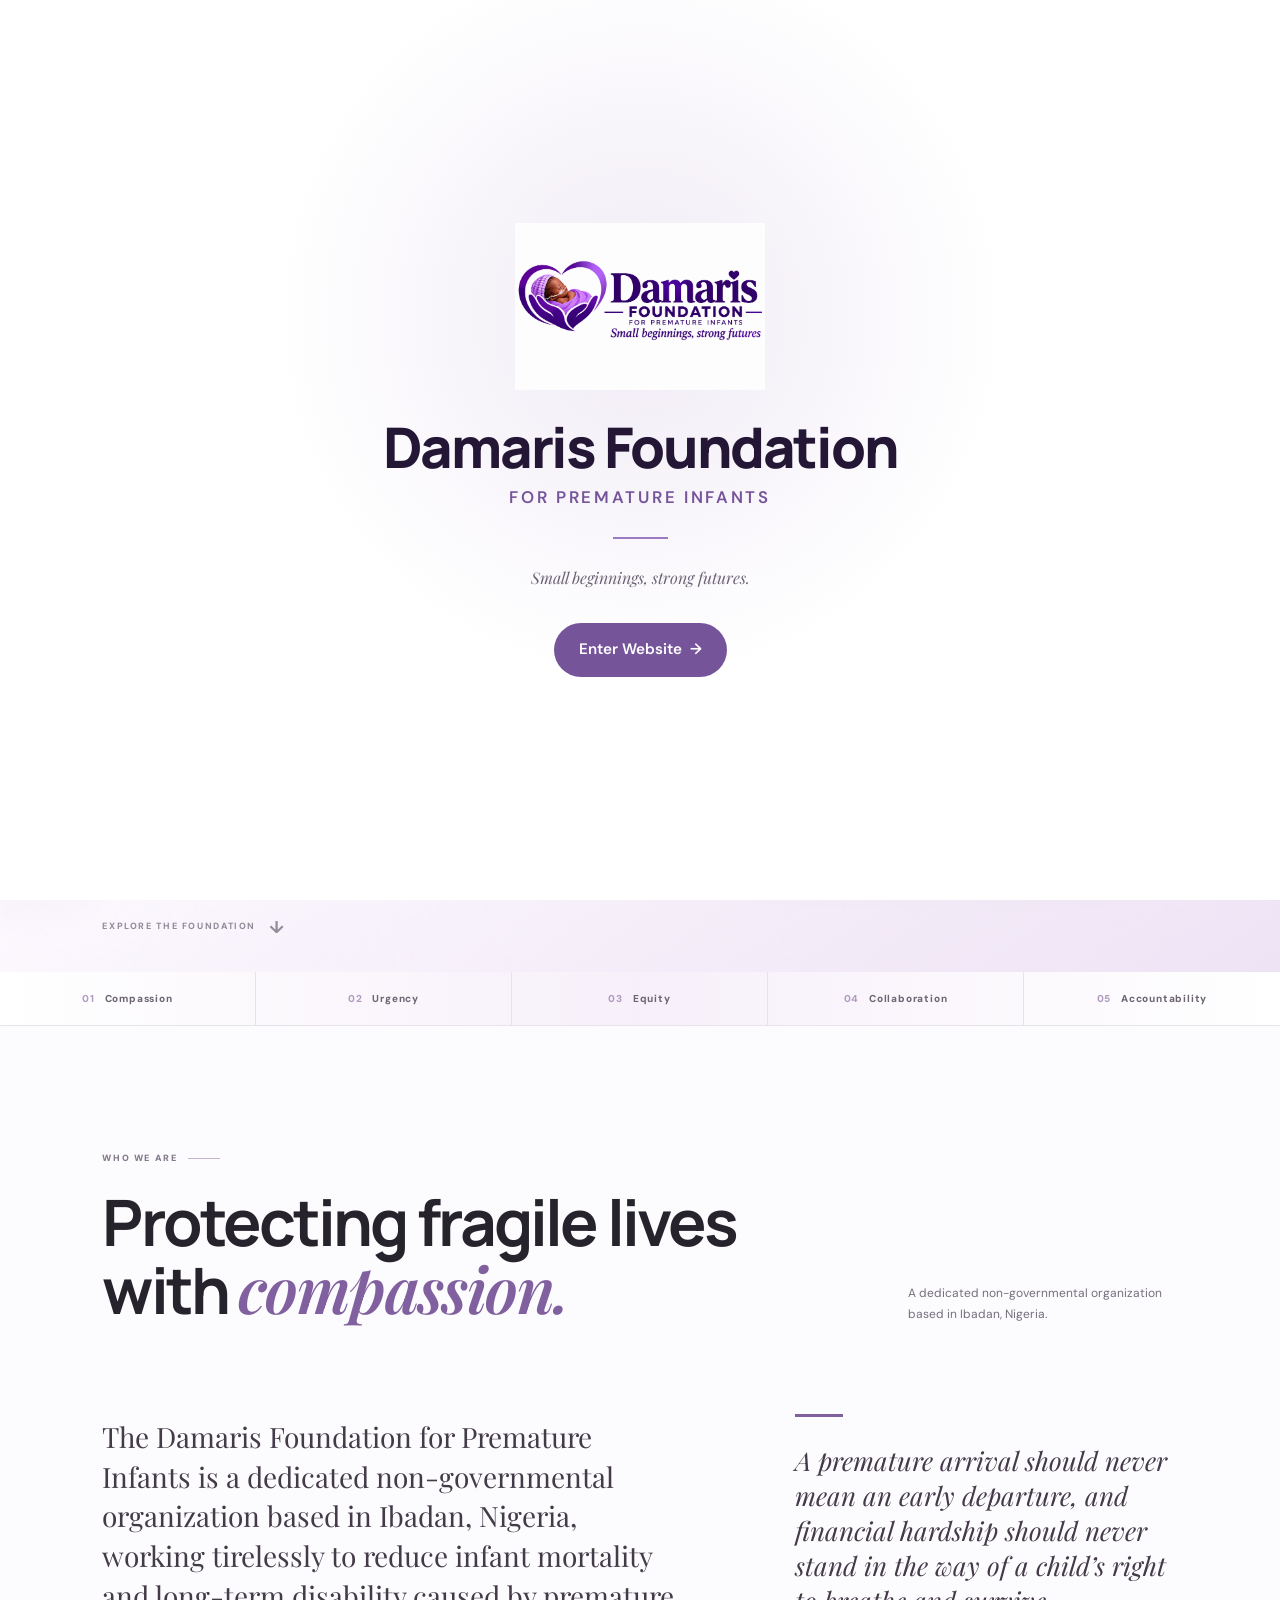
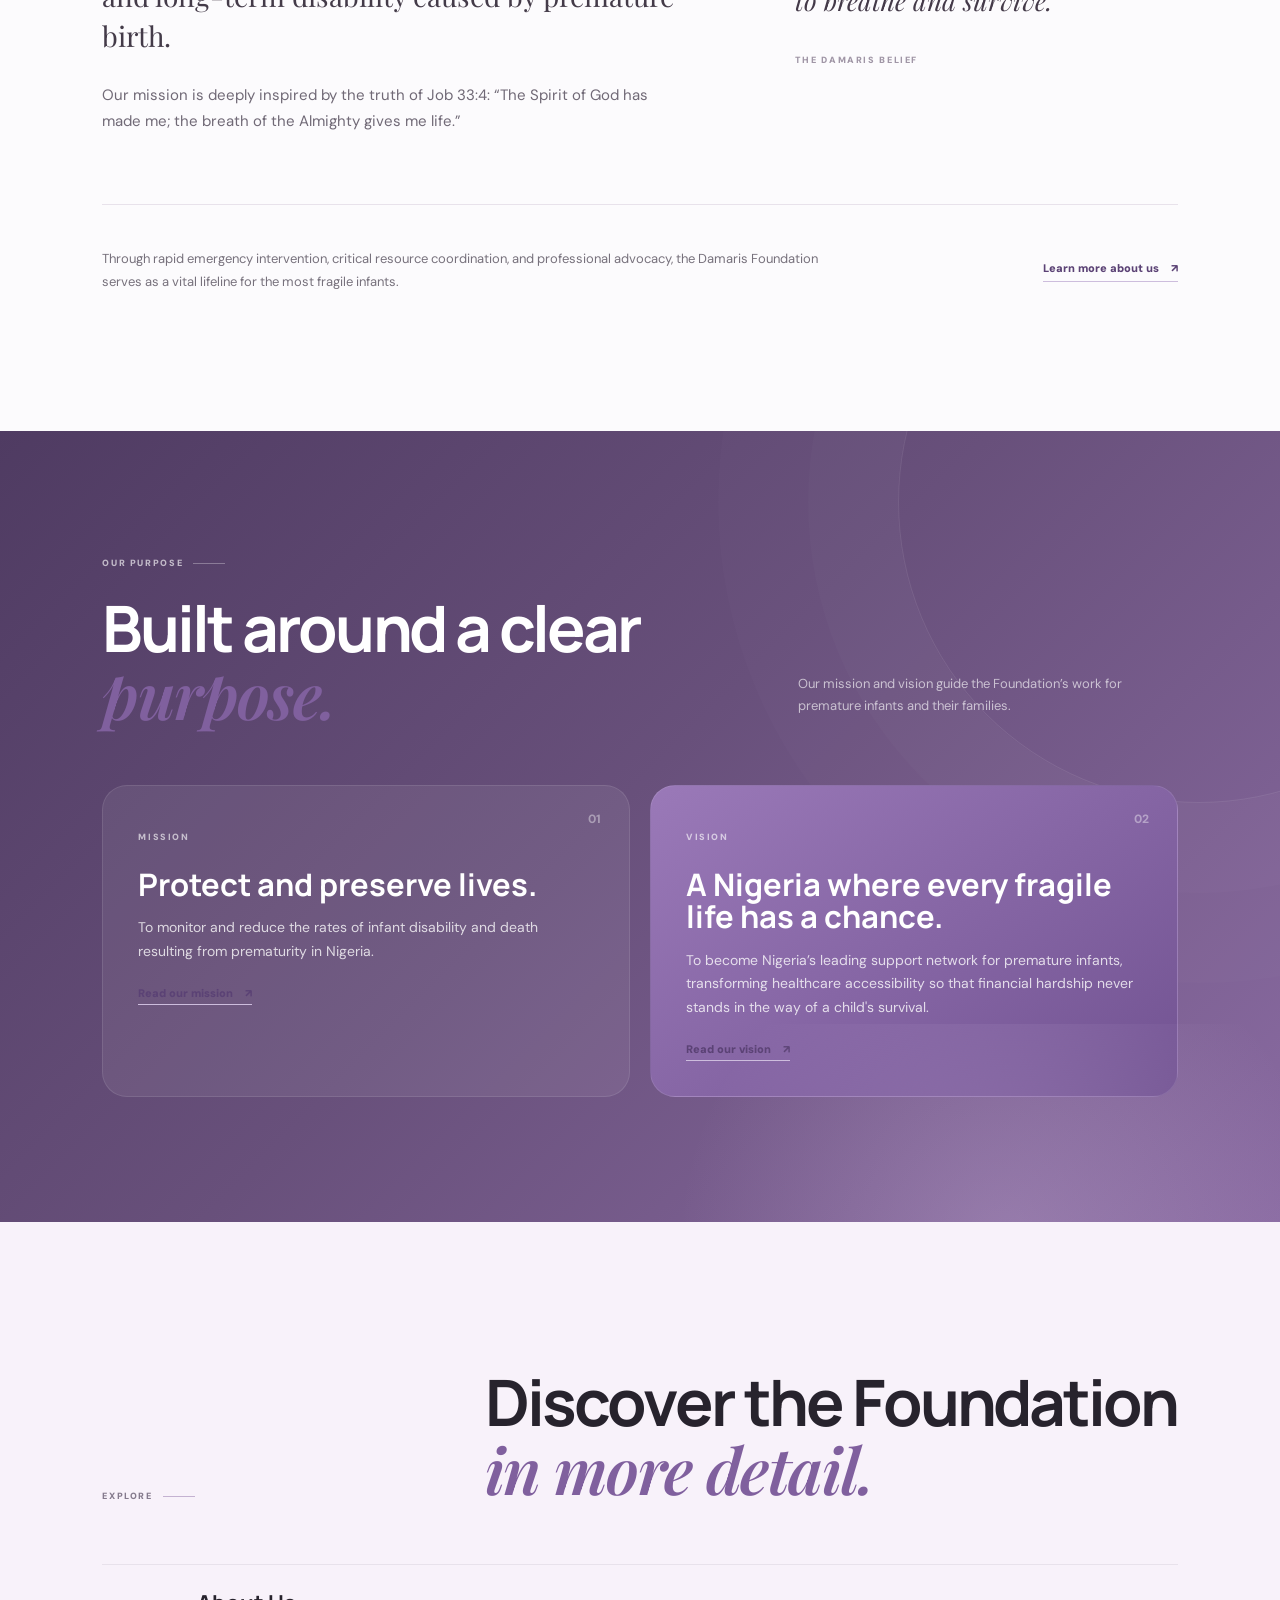
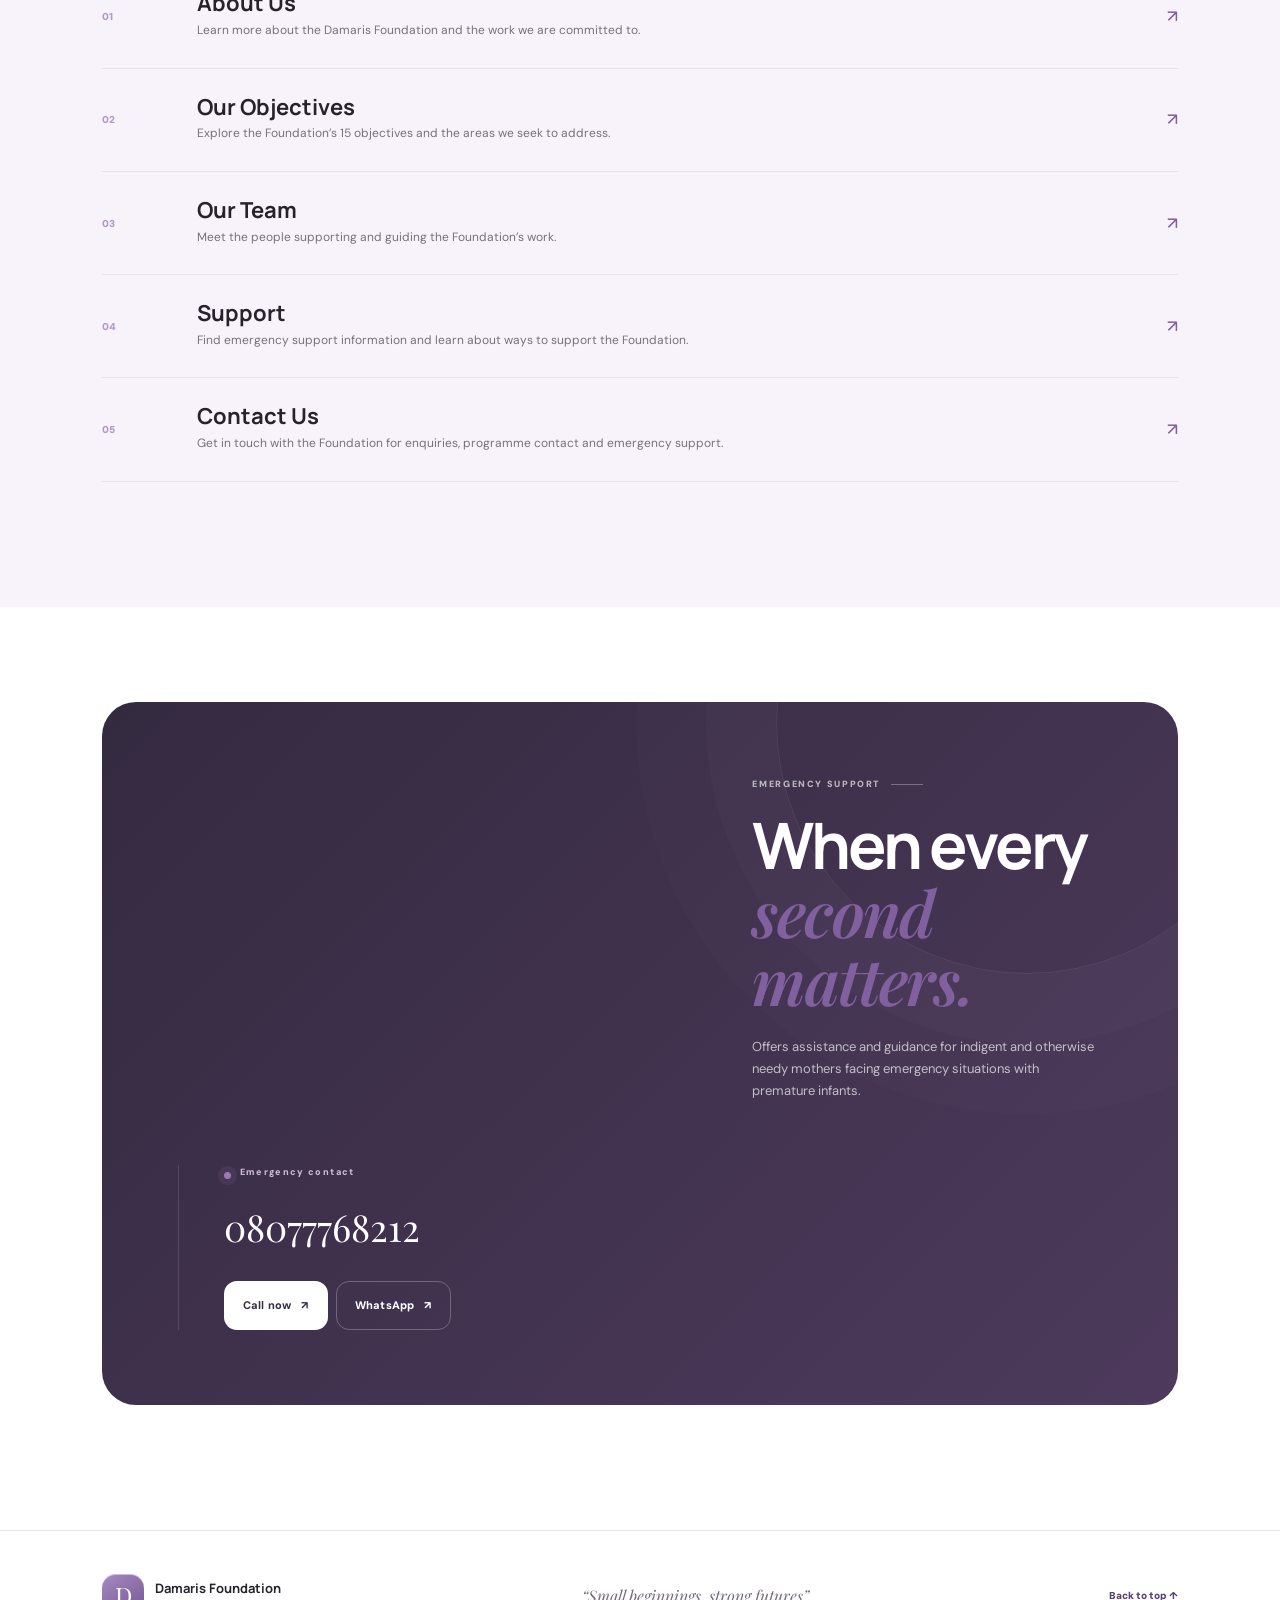
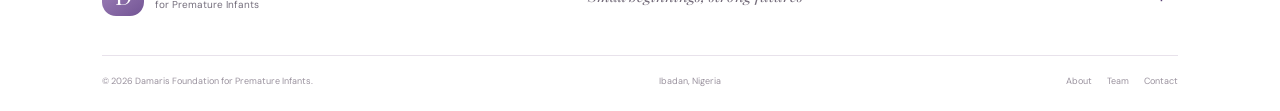
<file: index.html>
<!doctype html>
<html lang="en">
<head>
<meta charset="utf-8">
<meta name="viewport" content="width=device-width,initial-scale=1">
<meta name="description" content="Damaris Foundation for Premature Infants — supporting premature infants and families in Nigeria.">
<meta name="theme-color" content="#cbb6dc">

<title>Damaris Foundation for Premature Infants</title>

<link rel="preconnect" href="https://fonts.googleapis.com">
<link rel="preconnect" href="https://fonts.gstatic.com" crossorigin>
<link href="https://fonts.googleapis.com/css2?family=DM+Sans:wght@400;500;600;700&family=Manrope:wght@500;600;700;800&family=Playfair+Display:ital,wght@0,600;0,700;1,600;1,700&display=swap" rel="stylesheet">

<link rel="stylesheet" href="style.css">
</head>

<body>

<!-- =========================
     WELCOME SCREEN
========================= -->

<div class="welcome-screen" id="welcomeScreen">
  <div class="welcome-content">

    <img
      src="file_00000000c2e4821084c634d9afd5cbf8.png"
      alt="Damaris Foundation for Premature Infants logo"
      class="welcome-logo"
    >

    <h1>Damaris Foundation</h1>

    <p class="welcome-subtitle">
      For Premature Infants
    </p>

    <div class="welcome-line"></div>

    <p class="welcome-motto">
      Small beginnings, strong futures.
    </p>

    <button class="welcome-enter" id="welcomeEnter">
      Enter Website <span>→</span>
    </button>

  </div>
</div>

<div class="progress" id="progress"></div>
<div class="cursor-glow" id="cursorGlow"></div>


<!-- =========================
     HEADER / NAVIGATION
========================= -->

<header class="site-header" id="top">

  <a class="brand" href="index.html" aria-label="Damaris Foundation home">

    <span class="brand-mark">
      <span>D</span>
    </span>

    <span>
      <strong>Damaris Foundation</strong>
      <small>for Premature Infants</small>
    </span>

  </a>

  <button
    class="menu-toggle"
    aria-label="Open navigation"
    aria-expanded="false"
  >
    <span></span>
    <span></span>
  </button>

  <nav class="nav" aria-label="Main navigation">

    <a href="about.html">About</a>

    <a href="mission.html">Mission &amp; Vision</a>

    <a href="objectives.html">Objectives</a>

    <a href="team.html">Our Team</a>

    <a href="support.html">Support</a>

    <a href="contact.html">Contact</a>

    <a class="nav-donate" href="support.html#donate">
      Donate <span>↗</span>
    </a>

  </nav>

</header>


<!-- =========================
     HOME PAGE
========================= -->

<main>

<section class="hero" id="home">

  <div class="hero-noise"></div>

  <div class="hero-orb orb-one"></div>
  <div class="hero-orb orb-two"></div>


  <div class="hero-copy reveal">

    <div class="eyebrow-pill">
      <span></span>
      Damaris Foundation for Premature Infants
    </div>

    <h1>
      Small beginnings,<br>
      <em>strong futures.</em>
    </h1>

    <p class="hero-text">
      Through rapid emergency intervention, critical resource coordination,
      and professional advocacy, the Damaris Foundation serves as a vital
      lifeline for the most fragile infants.
    </p>


    <div class="scripture-card">

      <div class="verse-mark">“</div>

      <div>

        <span>JOB 33:4</span>

        <p>
          “The Spirit of God has made me; the breath of the Almighty gives me life.”
        </p>

      </div>

    </div>


    <div class="hero-actions">

      <a
        class="btn primary magnetic"
        href="support.html"
      >
        Support the Foundation <span>↗</span>
      </a>

      <a
        class="btn ghost"
        href="about.html"
      >
        Discover our work
      </a>

    </div>


    <div class="hero-meta">

      <span>
        <i></i>
        Ibadan, Nigeria
      </span>

      <span>
        Compassion · Urgency · Equity
      </span>

    </div>

  </div>


  <!-- HERO LOGO -->

  <div class="hero-stage reveal delay-2">

    <div class="stage-ring ring-one"></div>
    <div class="stage-ring ring-two"></div>

    <div class="stage-card main-stage-card">

      <img
        src="file_00000000c2e4821084c634d9afd5cbf8.png"
        alt="Damaris Foundation for Premature Infants logo"
      >

      <div class="stage-overlay"></div>

      <div class="stage-caption">

        <span>
          Small beginnings, strong futures
        </span>

        <strong>
          Damaris Foundation
        </strong>

      </div>

    </div>


    <div class="floating-card floating-top">

      <span class="mini-icon">♡</span>

      <div>

        <small>OUR BELIEF</small>

        <strong>
          A premature arrival<br>
          should never mean<br>
          an early departure.
        </strong>

      </div>

    </div>


    <div class="floating-card floating-bottom">

      <span class="pulse-dot"></span>

      <div>

        <small>EMERGENCY SUPPORT</small>

        <strong>
          Call or WhatsApp
        </strong>

        <a href="tel:+2348077768212">
          08077768212
        </a>

      </div>

    </div>

  </div>


  <a class="scroll-cue" href="#home-introduction">

    <span>
      Explore the Foundation
    </span>

    <i>↓</i>

  </a>

</section>


<!-- =========================
     TRUST STRIP
========================= -->

<section class="trust-strip">

  <div>
    <span>01</span>
    Compassion
  </div>

  <div>
    <span>02</span>
    Urgency
  </div>

  <div>
    <span>03</span>
    Equity
  </div>

  <div>
    <span>04</span>
    Collaboration
  </div>

  <div>
    <span>05</span>
    Accountability
  </div>

</section>


<!-- =========================
     SHORT HOME INTRODUCTION
========================= -->

<section
  class="section about-section"
  id="home-introduction"
>

  <div class="section-kicker">
    WHO WE ARE
    <span></span>
  </div>


  <div class="about-heading">

    <h2>
      Protecting fragile lives with
      <em>compassion.</em>
    </h2>

    <div class="heading-note">
      A dedicated non-governmental organization based in Ibadan, Nigeria.
    </div>

  </div>


  <div class="about-layout">

    <div class="about-lead reveal">

      <p>
        The Damaris Foundation for Premature Infants is a dedicated
        non-governmental organization based in Ibadan, Nigeria, working
        tirelessly to reduce infant mortality and long-term disability
        caused by premature birth.
      </p>

      <p>
        Our mission is deeply inspired by the truth of Job 33:4:
        “The Spirit of God has made me; the breath of the Almighty gives me life.”
      </p>

    </div>


    <div class="about-side reveal delay-1">

      <div class="quote-line"></div>

      <p>
        A premature arrival should never mean an early departure,
        and financial hardship should never stand in the way of a
        child’s right to breathe and survive.
      </p>

      <div class="side-label">
        THE DAMARIS BELIEF
      </div>

    </div>

  </div>


  <div class="about-bottom">

    <p>
      Through rapid emergency intervention, critical resource coordination,
      and professional advocacy, the Damaris Foundation serves as a vital
      lifeline for the most fragile infants.
    </p>

    <a
      href="about.html"
      class="arrow-link"
    >
      Learn more about us
      <span>↗</span>
    </a>

  </div>

</section>


<!-- =========================
     PURPOSE PREVIEW
========================= -->

<section class="section purpose-section">

  <div class="section-kicker light">
    OUR PURPOSE
    <span></span>
  </div>


  <div class="purpose-intro">

    <h2>
      Built around a clear<br>
      <em>purpose.</em>
    </h2>

    <p>
      Our mission and vision guide the Foundation’s work for
      premature infants and their families.
    </p>

  </div>


  <div class="purpose-grid">

    <article class="purpose-card reveal">

      <div class="card-number">
        01
      </div>

      <span>
        MISSION
      </span>

      <h3>
        Protect and preserve lives.
      </h3>

      <p>
        To monitor and reduce the rates of infant disability and
        death resulting from prematurity in Nigeria.
      </p>

      <a
        href="mission.html"
        class="arrow-link"
      >
        Read our mission
        <span>↗</span>
      </a>

    </article>


    <article class="purpose-card accent reveal delay-1">

      <div class="card-number">
        02
      </div>

      <span>
        VISION
      </span>

      <h3>
        A Nigeria where every fragile life has a chance.
      </h3>

      <p>
        To become Nigeria’s leading support network for premature
        infants, transforming healthcare accessibility so that
        financial hardship never stands in the way of a child's survival.
      </p>

      <a
        href="mission.html"
        class="arrow-link"
      >
        Read our vision
        <span>↗</span>
      </a>

    </article>

  </div>

</section>


<!-- =========================
     EXPLORE THE FOUNDATION
========================= -->

<section class="section values-section">

  <div class="section-heading">

    <div class="section-kicker">
      EXPLORE
      <span></span>
    </div>

    <h2>
      Discover the Foundation<br>
      <em>in more detail.</em>
    </h2>

  </div>


  <div class="value-grid">

    <a
      class="value-card reveal"
      href="about.html"
    >

      <span>01</span>

      <div>

        <h3>
          About Us
        </h3>

        <p>
          Learn more about the Damaris Foundation and the work
          we are committed to.
        </p>

      </div>

      <b>↗</b>

    </a>


    <a
      class="value-card reveal delay-1"
      href="objectives.html"
    >

      <span>02</span>

      <div>

        <h3>
          Our Objectives
        </h3>

        <p>
          Explore the Foundation’s 15 objectives and the areas
          we seek to address.
        </p>

      </div>

      <b>↗</b>

    </a>


    <a
      class="value-card reveal delay-2"
      href="team.html"
    >

      <span>03</span>

      <div>

        <h3>
          Our Team
        </h3>

        <p>
          Meet the people supporting and guiding the Foundation’s work.
        </p>

      </div>

      <b>↗</b>

    </a>


    <a
      class="value-card reveal delay-3"
      href="support.html"
    >

      <span>04</span>

      <div>

        <h3>
          Support
        </h3>

        <p>
          Find emergency support information and learn about
          ways to support the Foundation.
        </p>

      </div>

      <b>↗</b>

    </a>


    <a
      class="value-card reveal delay-4"
      href="contact.html"
    >

      <span>05</span>

      <div>

        <h3>
          Contact Us
        </h3>

        <p>
          Get in touch with the Foundation for enquiries,
          programme contact and emergency support.
        </p>

      </div>

      <b>↗</b>

    </a>

  </div>

</section>


<!-- =========================
     EMERGENCY SUPPORT PREVIEW
========================= -->

<section class="section support-section">

  <div class="support-shell">

    <div class="support-glow"></div>


    <div class="support-copy">

      <div class="section-kicker light">
        EMERGENCY SUPPORT
        <span></span>
      </div>

      <h2>
        When every<br>
        <em>second matters.</em>
      </h2>

      <p>
        Offers assistance and guidance for indigent and otherwise
        needy mothers facing emergency situations with premature infants.
      </p>

    </div>


    <div class="support-action">

      <div class="emergency-badge">
        <i></i>
        Emergency contact
      </div>

      <a
        class="big-phone"
        href="tel:+2348077768212"
      >
        08077768212
      </a>


      <div class="support-buttons">

        <a
          class="btn light magnetic"
          href="tel:+2348077768212"
        >
          Call now <span>↗</span>
        </a>

        <a
          class="btn outline-light"
          href="https://wa.me/2348077768212"
          target="_blank"
          rel="noopener"
        >
          WhatsApp <span>↗</span>
        </a>

      </div>

    </div>

  </div>

</section>


<!-- =========================
     FOOTER
========================= -->

</main>


<footer>

  <div class="footer-top">

    <div class="brand footer-brand">

      <span class="brand-mark">
        <span>D</span>
      </span>

      <span>
        <strong>Damaris Foundation</strong>
        <small>for Premature Infants</small>
      </span>

    </div>

    <p>
      “Small beginnings, strong futures”
    </p>

    <a
      class="back-top"
      href="#top"
    >
      Back to top ↑
    </a>

  </div>


  <div class="footer-bottom">

    <span>
      © <span id="year"></span>
      Damaris Foundation for Premature Infants.
    </span>

    <span>
      Ibadan, Nigeria
    </span>

    <div>

      <a href="about.html">
        About
      </a>

      <a href="team.html">
        Team
      </a>

      <a href="contact.html">
        Contact
      </a>

    </div>

  </div>

</footer>


<!-- =========================
     TEAM MODAL
========================= -->

<div
  class="modal"
  id="teamModal"
  aria-hidden="true"
>

  <div class="modal-backdrop"></div>

  <div class="modal-card">

    <button
      class="modal-close"
      aria-label="Close"
    >
      ×
    </button>

    <div class="modal-image-wrap">
      <img
        id="modalImage"
        alt=""
      >
    </div>

    <div class="modal-copy">

      <span
        class="section-kicker"
        id="modalRole"
      ></span>

      <h2 id="modalName"></h2>

      <p id="modalBio"></p>

    </div>

  </div>

</div>


<script src="script.js"></script>

</body>
</html>
</file>
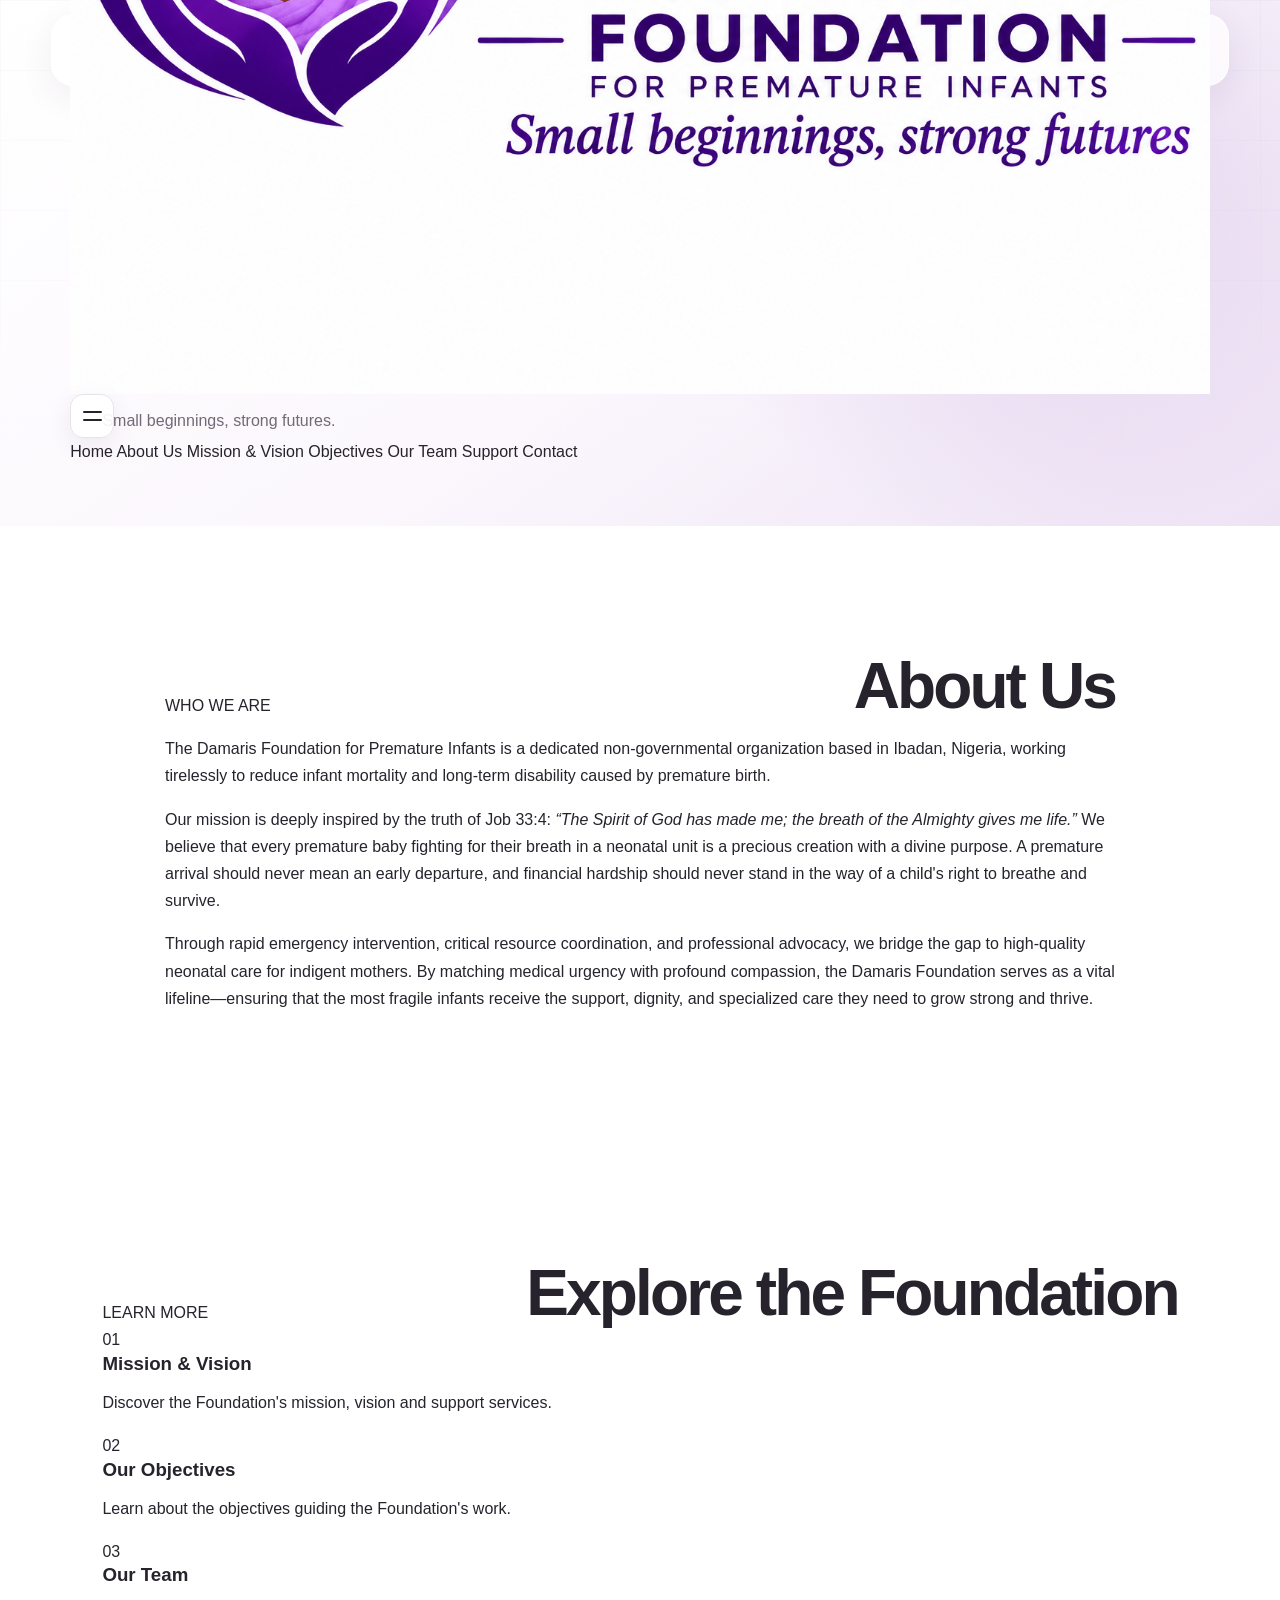
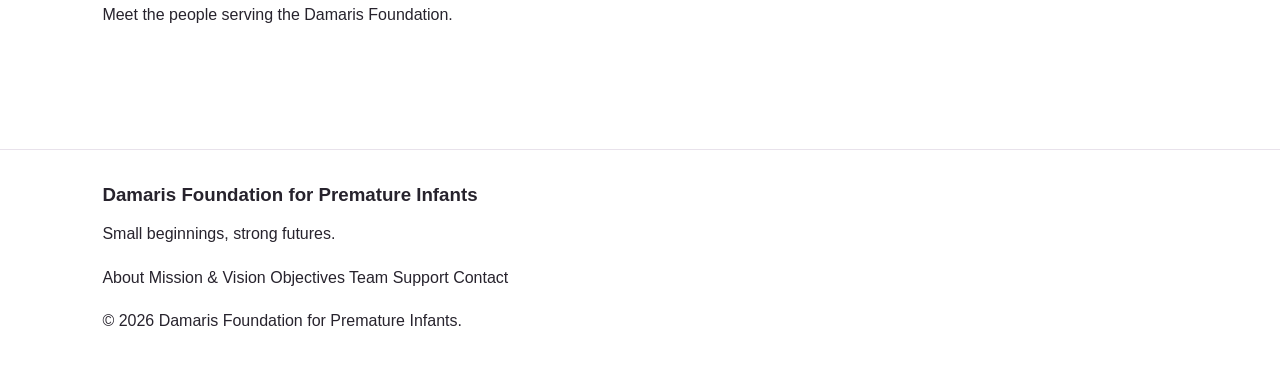
<file: about.html>
<!DOCTYPE html>
<html lang="en">
<head>
  <meta charset="UTF-8">
  <meta name="viewport" content="width=device-width, initial-scale=1.0">

  <title>About Us | Damaris Foundation for Premature Infants</title>

  <link rel="stylesheet" href="style.css">
</head>

<body>

  <!-- HEADER -->
  <header class="site-header">
    <div class="container nav-wrap">

      <a href="index.html" class="brand">
        <img
          src="file_00000000c2e4821084c634d9afd5cbf8.png"
          alt="Damaris Foundation for Premature Infants"
        >
      </a>

      <button
        class="menu-toggle"
        aria-label="Open navigation"
        aria-expanded="false"
      >
        <span></span>
        <span></span>
      </button>

      <nav class="main-nav">
        <a href="index.html">Home</a>
        <a href="about.html" class="active">About Us</a>
        <a href="mission.html">Mission & Vision</a>
        <a href="objectives.html">Objectives</a>
        <a href="team.html">Our Team</a>
        <a href="support.html">Support</a>
        <a href="contact.html">Contact</a>
      </nav>

    </div>
  </header>


  <!-- PAGE HERO -->
  <main>

    <section class="page-hero">
      <div class="container">
        <span class="eyebrow">ABOUT US</span>

        <h1>
          Damaris Foundation for Premature Infants
        </h1>

        <p>
          Small beginnings, strong futures.
        </p>
      </div>
    </section>


    <!-- ABOUT US -->
    <section class="content-section">
      <div class="container narrow-content">

        <div class="section-heading reveal">
          <span class="eyebrow">WHO WE ARE</span>
          <h2>About Us</h2>
        </div>

        <div class="prose reveal">

          <p>
            The Damaris Foundation for Premature Infants is a dedicated
            non-governmental organization based in Ibadan, Nigeria, working
            tirelessly to reduce infant mortality and long-term disability
            caused by premature birth.
          </p>

          <p>
            Our mission is deeply inspired by the truth of Job 33:4:
            <em>“The Spirit of God has made me; the breath of the Almighty
            gives me life.”</em> We believe that every premature baby fighting
            for their breath in a neonatal unit is a precious creation with a
            divine purpose. A premature arrival should never mean an early
            departure, and financial hardship should never stand in the way of
            a child's right to breathe and survive.
          </p>

          <p>
            Through rapid emergency intervention, critical resource
            coordination, and professional advocacy, we bridge the gap to
            high-quality neonatal care for indigent mothers. By matching
            medical urgency with profound compassion, the Damaris Foundation
            serves as a vital lifeline—ensuring that the most fragile infants
            receive the support, dignity, and specialized care they need to
            grow strong and thrive.
          </p>

        </div>

      </div>
    </section>


    <!-- QUICK NAVIGATION -->
    <section class="content-section soft-section">
      <div class="container">

        <div class="section-heading reveal">
          <span class="eyebrow">LEARN MORE</span>
          <h2>Explore the Foundation</h2>
        </div>

        <div class="card-grid">

          <a href="mission.html" class="info-card reveal">
            <span class="card-number">01</span>
            <h3>Mission & Vision</h3>
            <p>
              Discover the Foundation's mission, vision and support services.
            </p>
          </a>

          <a href="objectives.html" class="info-card reveal">
            <span class="card-number">02</span>
            <h3>Our Objectives</h3>
            <p>
              Learn about the objectives guiding the Foundation's work.
            </p>
          </a>

          <a href="team.html" class="info-card reveal">
            <span class="card-number">03</span>
            <h3>Our Team</h3>
            <p>
              Meet the people serving the Damaris Foundation.
            </p>
          </a>

        </div>

      </div>
    </section>

  </main>


  <!-- FOOTER -->
  <footer class="site-footer">
    <div class="container footer-inner">

      <div>
        <h3>Damaris Foundation for Premature Infants</h3>
        <p>Small beginnings, strong futures.</p>
      </div>

      <div class="footer-links">
        <a href="about.html">About</a>
        <a href="mission.html">Mission & Vision</a>
        <a href="objectives.html">Objectives</a>
        <a href="team.html">Team</a>
        <a href="support.html">Support</a>
        <a href="contact.html">Contact</a>
      </div>

      <p class="copyright">
        © <span id="year"></span> Damaris Foundation for Premature Infants.
      </p>

    </div>
  </footer>


  <script src="script.js"></script>

</body>
</html>
</file>
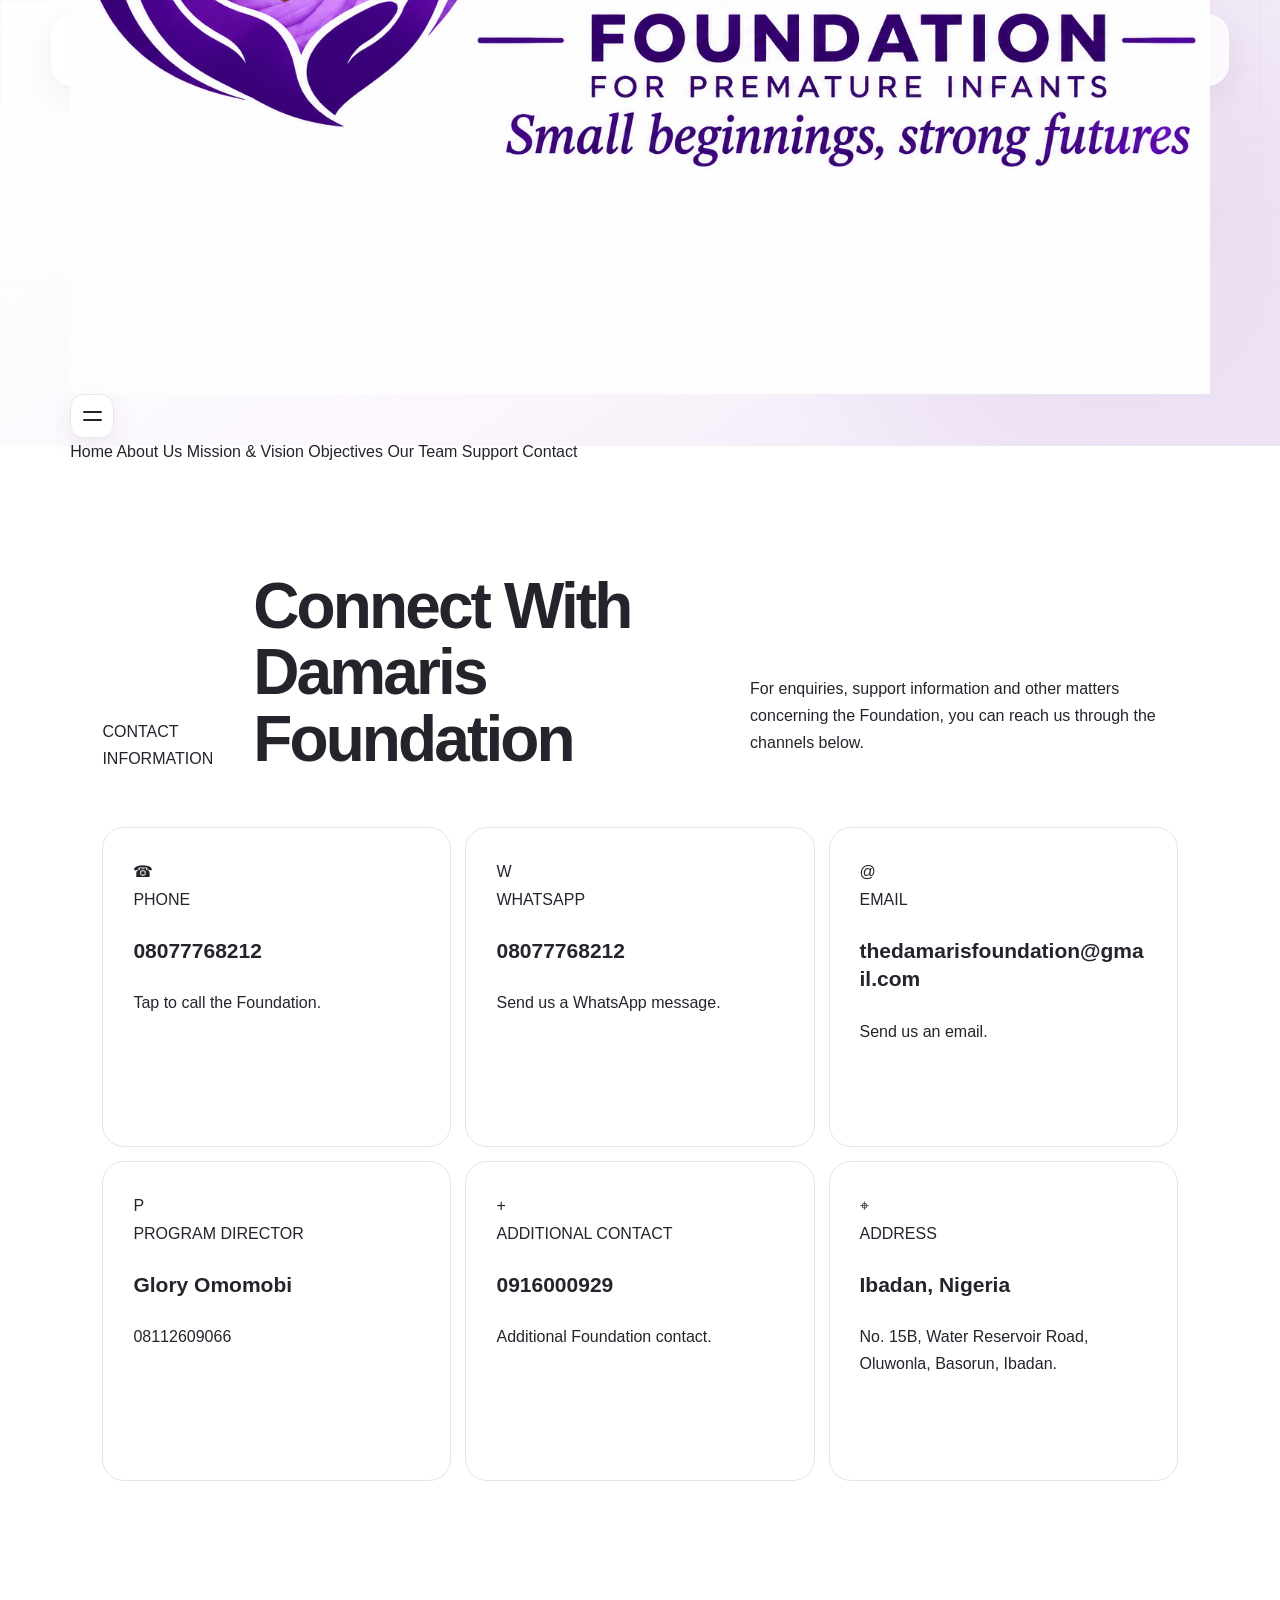
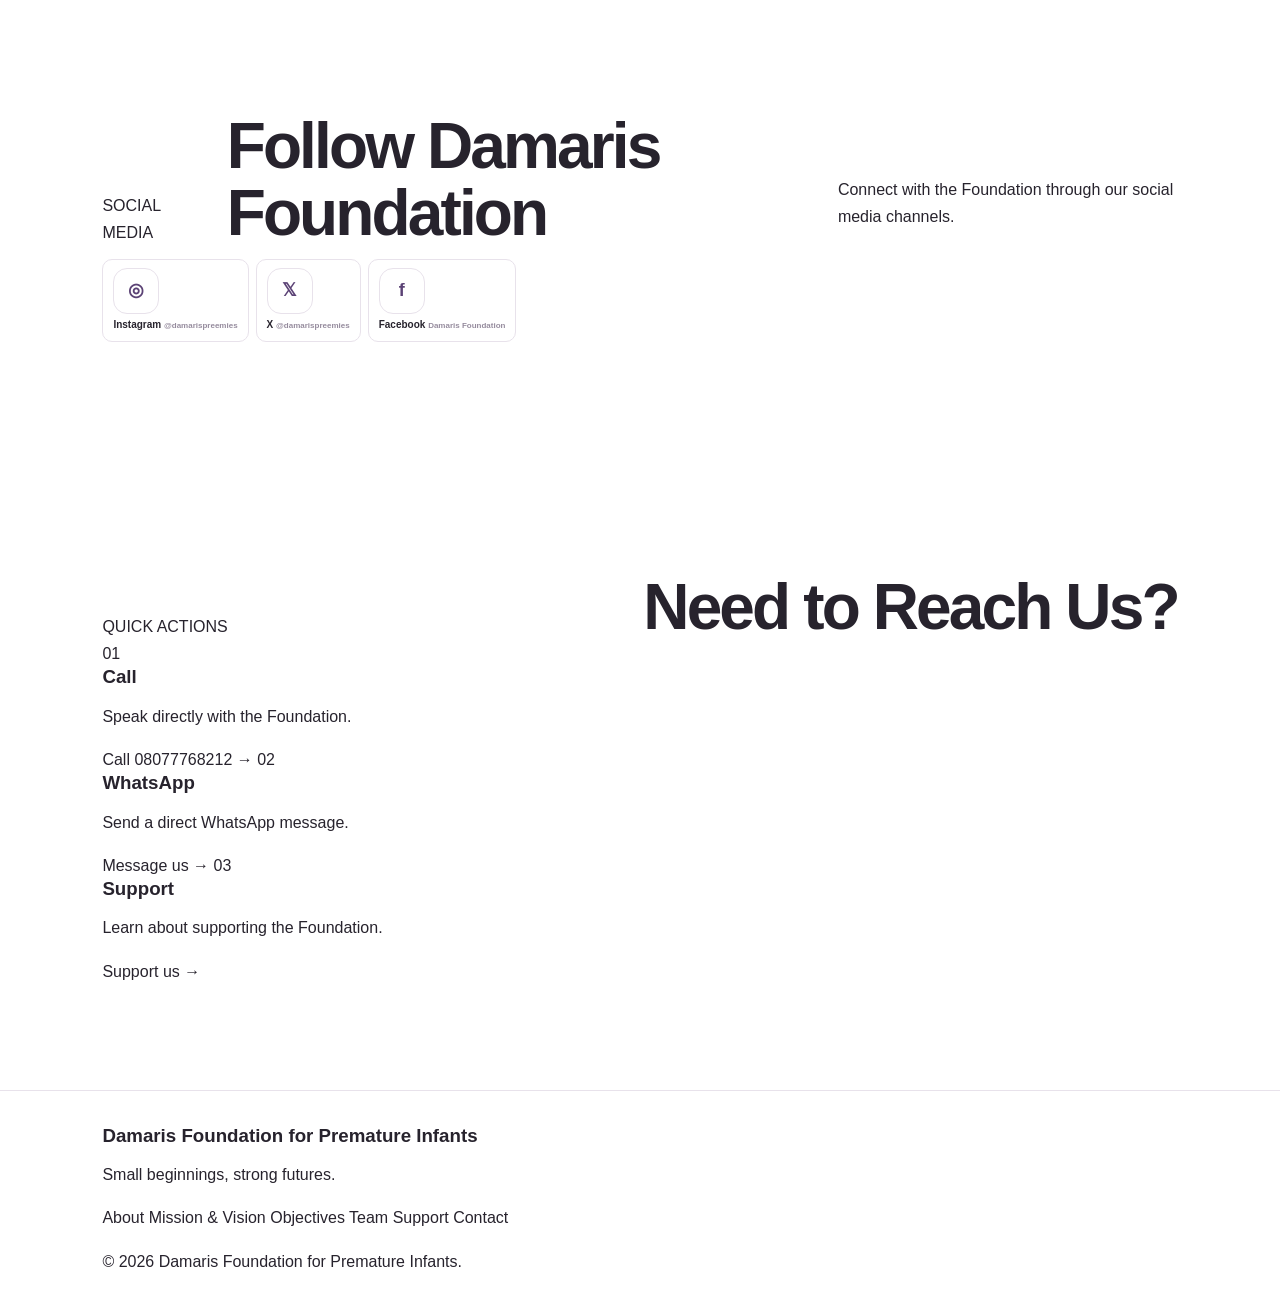
<file: contact.html>
<!DOCTYPE html>
<html lang="en">
<head>
  <meta charset="UTF-8">
  <meta name="viewport" content="width=device-width, initial-scale=1.0">

  <title>Contact | Damaris Foundation for Premature Infants</title>

  <link rel="stylesheet" href="style.css">
</head>

<body>

  <!-- HEADER -->
  <header class="site-header">
    <div class="container nav-wrap">

      <a href="index.html" class="brand">
        <img
          src="file_00000000c2e4821084c634d9afd5cbf8.png"
          alt="Damaris Foundation for Premature Infants"
        >
      </a>

      <button
        class="menu-toggle"
        aria-label="Open navigation"
        aria-expanded="false"
      >
        <span></span>
        <span></span>
      </button>

      <nav class="main-nav">
        <a href="index.html">Home</a>
        <a href="about.html">About Us</a>
        <a href="mission.html">Mission & Vision</a>
        <a href="objectives.html">Objectives</a>
        <a href="team.html">Our Team</a>
        <a href="support.html">Support</a>
        <a href="contact.html" class="active">Contact</a>
      </nav>

    </div>
  </header>


  <!-- MAIN -->
  <main>

    <!-- HERO -->
    <section class="page-hero">
      <div class="container">

        <span class="eyebrow">GET IN TOUCH</span>

        <h1>Contact Us</h1>

        <p>
          We would be glad to hear from you.
        </p>

      </div>
    </section>


    <!-- CONTACT DETAILS -->
    <section class="content-section">
      <div class="container">

        <div class="section-heading reveal">

          <span class="eyebrow">CONTACT INFORMATION</span>

          <h2>Connect With Damaris Foundation</h2>

          <p>
            For enquiries, support information and other matters concerning
            the Foundation, you can reach us through the channels below.
          </p>

        </div>


        <div class="contact-grid">

          <!-- PHONE -->
          <a
            href="tel:08077768212"
            class="contact-card reveal"
          >

            <div class="contact-icon">
              ☎
            </div>

            <div>
              <span class="eyebrow">
                PHONE
              </span>

              <h3>
                08077768212
              </h3>

              <p>
                Tap to call the Foundation.
              </p>
            </div>

          </a>


          <!-- WHATSAPP -->
          <a
            href="https://wa.me/2348077768212"
            class="contact-card reveal"
            target="_blank"
            rel="noopener"
          >

            <div class="contact-icon">
              W
            </div>

            <div>
              <span class="eyebrow">
                WHATSAPP
              </span>

              <h3>
                08077768212
              </h3>

              <p>
                Send us a WhatsApp message.
              </p>
            </div>

          </a>


          <!-- EMAIL -->
          <a
            href="mailto:thedamarisfoundation@gmail.com"
            class="contact-card reveal"
          >

            <div class="contact-icon">
              @
            </div>

            <div>
              <span class="eyebrow">
                EMAIL
              </span>

              <h3>
                thedamarisfoundation@gmail.com
              </h3>

              <p>
                Send us an email.
              </p>
            </div>

          </a>


          <!-- PROGRAM DIRECTOR -->
          <div class="contact-card reveal">

            <div class="contact-icon">
              P
            </div>

            <div>
              <span class="eyebrow">
                PROGRAM DIRECTOR
              </span>

              <h3>
                Glory Omomobi
              </h3>

              <p>
                08112609066
              </p>
            </div>

          </div>


          <!-- ADDITIONAL CONTACT -->
          <div class="contact-card reveal">

            <div class="contact-icon">
              +
            </div>

            <div>
              <span class="eyebrow">
                ADDITIONAL CONTACT
              </span>

              <h3>
                0916000929
              </h3>

              <p>
                Additional Foundation contact.
              </p>
            </div>

          </div>


          <!-- ADDRESS -->
          <div class="contact-card reveal">

            <div class="contact-icon">
              ⌖
            </div>

            <div>
              <span class="eyebrow">
                ADDRESS
              </span>

              <h3>
                Ibadan, Nigeria
              </h3>

              <p>
                No. 15B, Water Reservoir Road, Oluwonla, Basorun, Ibadan.
              </p>
            </div>

          </div>

        </div>

      </div>
    </section>


    <!-- SOCIAL MEDIA -->
    <section class="content-section soft-section">
      <div class="container">

        <div class="section-heading reveal">

          <span class="eyebrow">SOCIAL MEDIA</span>

          <h2>Follow Damaris Foundation</h2>

          <p>
            Connect with the Foundation through our social media channels.
          </p>

        </div>


        <div class="socials reveal">

          <!-- INSTAGRAM -->
          <a
            href="https://www.instagram.com/damarispreemies/"
            target="_blank"
            rel="noopener"
            aria-label="Instagram"
          >
            <span class="social-icon">◎</span>
            <span>
              <strong>Instagram</strong>
              <small>@damarispreemies</small>
            </span>
          </a>


          <!-- X -->
          <a
            href="https://x.com/damarispreemies"
            target="_blank"
            rel="noopener"
            aria-label="X"
          >
            <span class="social-icon">𝕏</span>
            <span>
              <strong>X</strong>
              <small>@damarispreemies</small>
            </span>
          </a>


          <!-- FACEBOOK -->
          <a
            href="https://www.facebook.com/share/1CWQGQF81W/"
            target="_blank"
            rel="noopener"
            aria-label="Facebook"
          >
            <span class="social-icon">f</span>
            <span>
              <strong>Facebook</strong>
              <small>Damaris Foundation</small>
            </span>
          </a>

        </div>

      </div>
    </section>


    <!-- QUICK ACTIONS -->
    <section class="content-section">
      <div class="container">

        <div class="section-heading reveal">

          <span class="eyebrow">QUICK ACTIONS</span>

          <h2>Need to Reach Us?</h2>

        </div>


        <div class="card-grid">

          <a
            href="tel:08077768212"
            class="info-card reveal"
          >

            <span class="card-number">01</span>

            <h3>Call</h3>

            <p>
              Speak directly with the Foundation.
            </p>

            <span class="card-link">
              Call 08077768212 →
            </span>

          </a>


          <a
            href="https://wa.me/2348077768212"
            class="info-card reveal"
            target="_blank"
            rel="noopener"
          >

            <span class="card-number">02</span>

            <h3>WhatsApp</h3>

            <p>
              Send a direct WhatsApp message.
            </p>

            <span class="card-link">
              Message us →
            </span>

          </a>


          <a
            href="support.html"
            class="info-card reveal"
          >

            <span class="card-number">03</span>

            <h3>Support</h3>

            <p>
              Learn about supporting the Foundation.
            </p>

            <span class="card-link">
              Support us →
            </span>

          </a>

        </div>

      </div>
    </section>

  </main>


  <!-- FOOTER -->
  <footer class="site-footer">
    <div class="container footer-inner">

      <div>
        <h3>Damaris Foundation for Premature Infants</h3>

        <p>
          Small beginnings, strong futures.
        </p>
      </div>


      <div class="footer-links">

        <a href="about.html">About</a>

        <a href="mission.html">Mission & Vision</a>

        <a href="objectives.html">Objectives</a>

        <a href="team.html">Team</a>

        <a href="support.html">Support</a>

        <a href="contact.html">Contact</a>

      </div>


      <p class="copyright">
        © <span id="year"></span>
        Damaris Foundation for Premature Infants.
      </p>

    </div>
  </footer>


  <script src="script.js"></script>

</body>
</html>
</file>
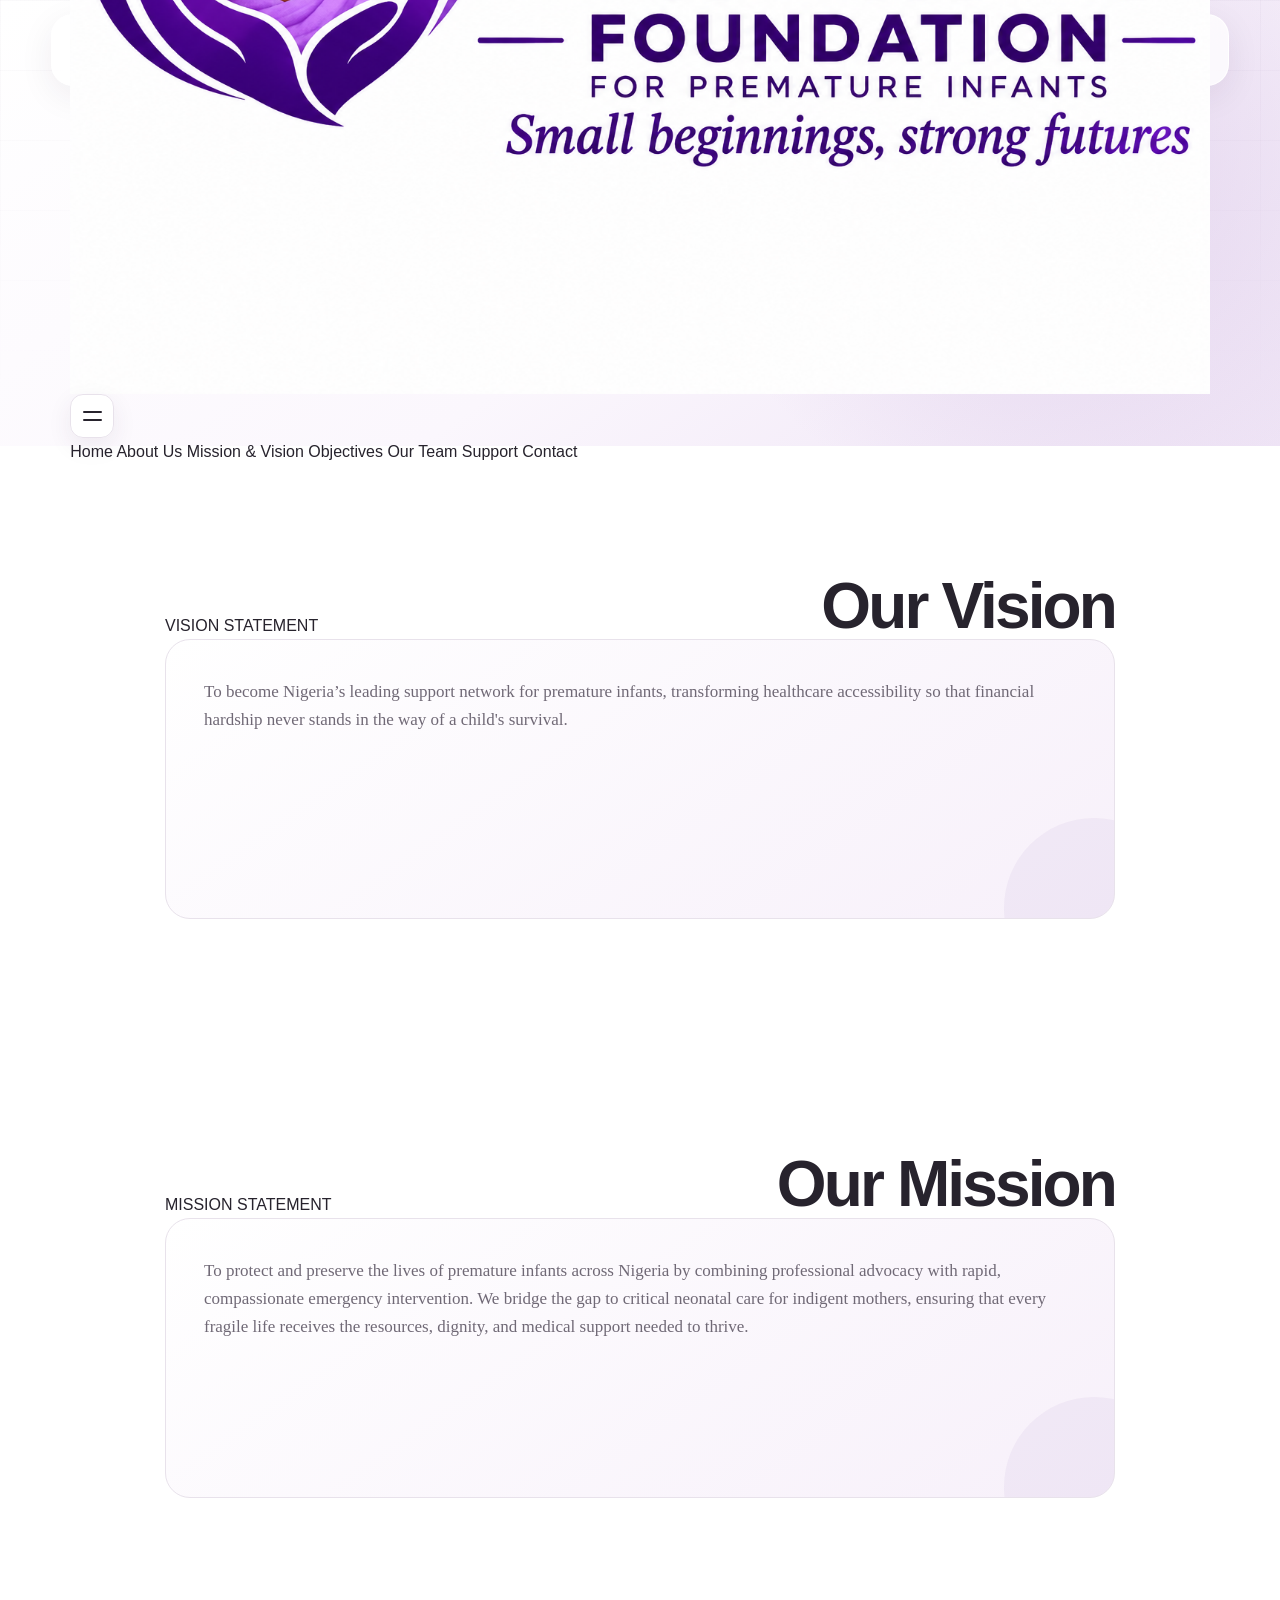
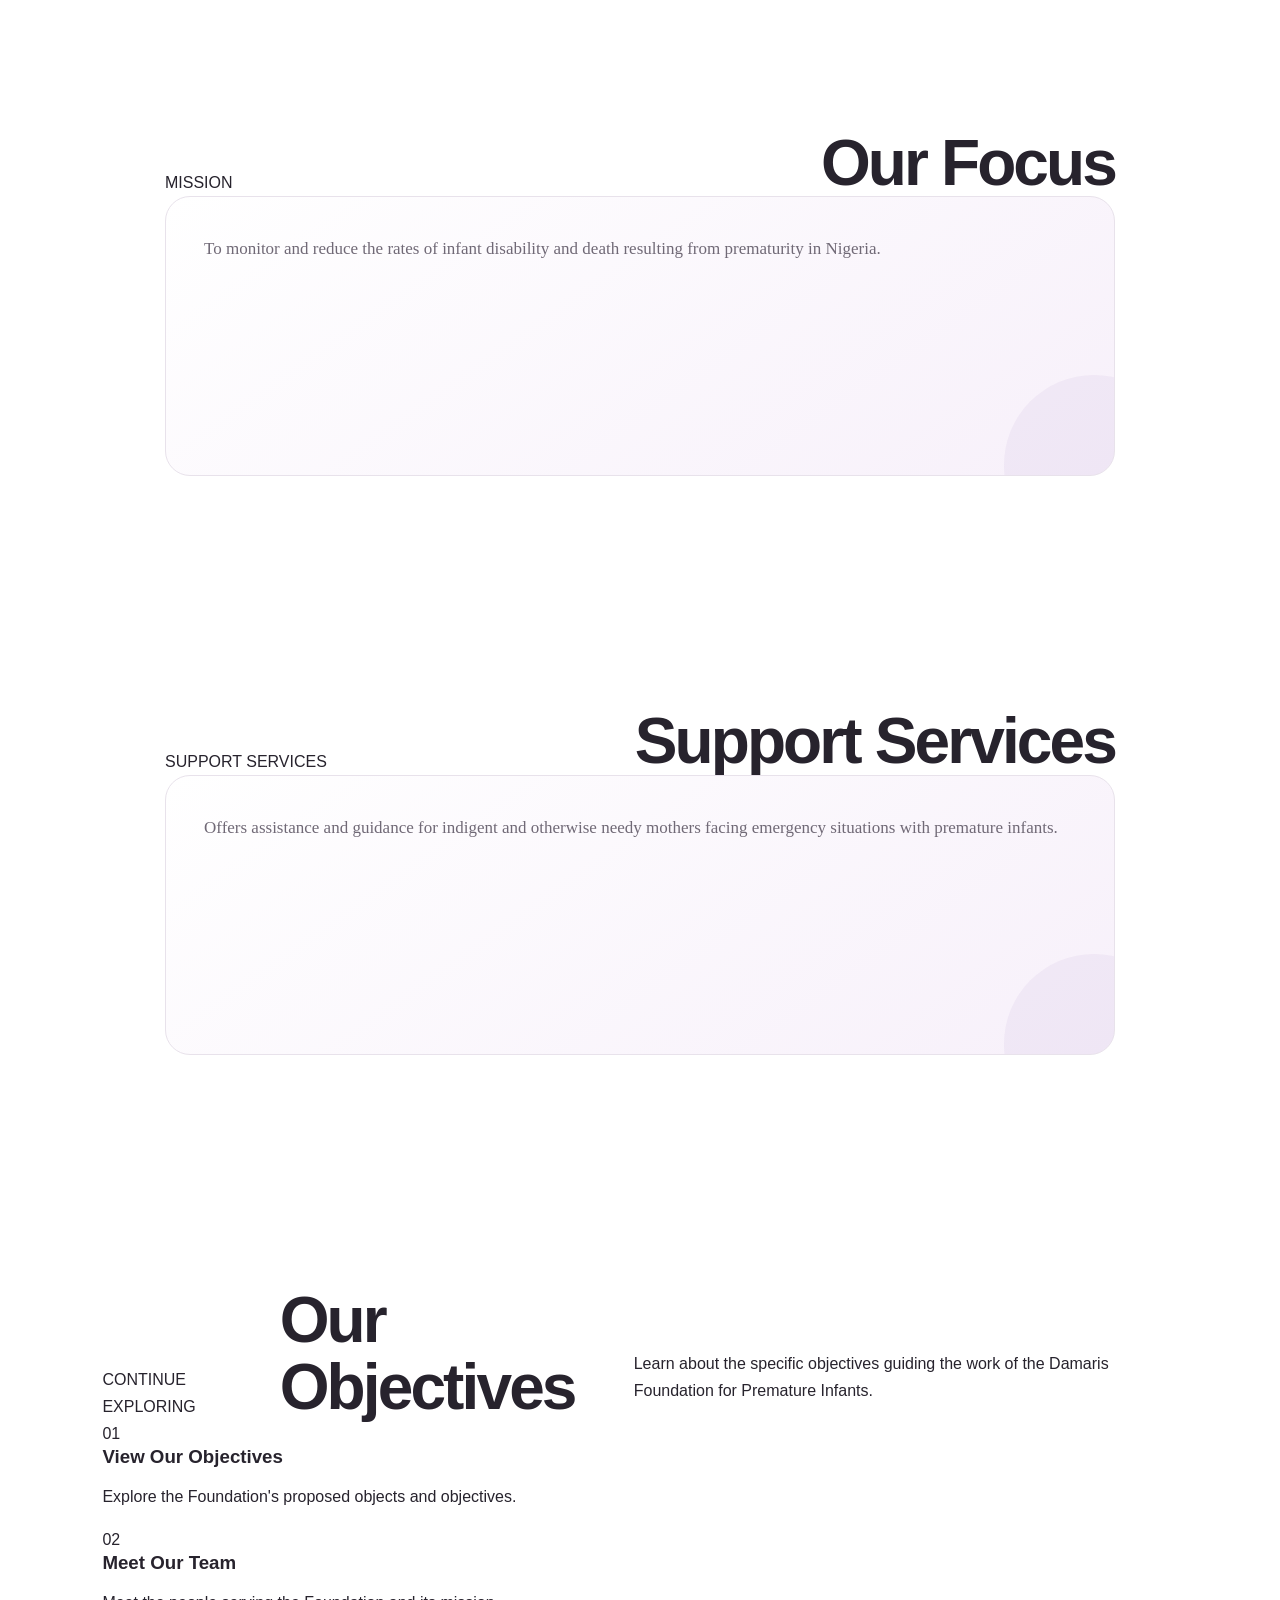
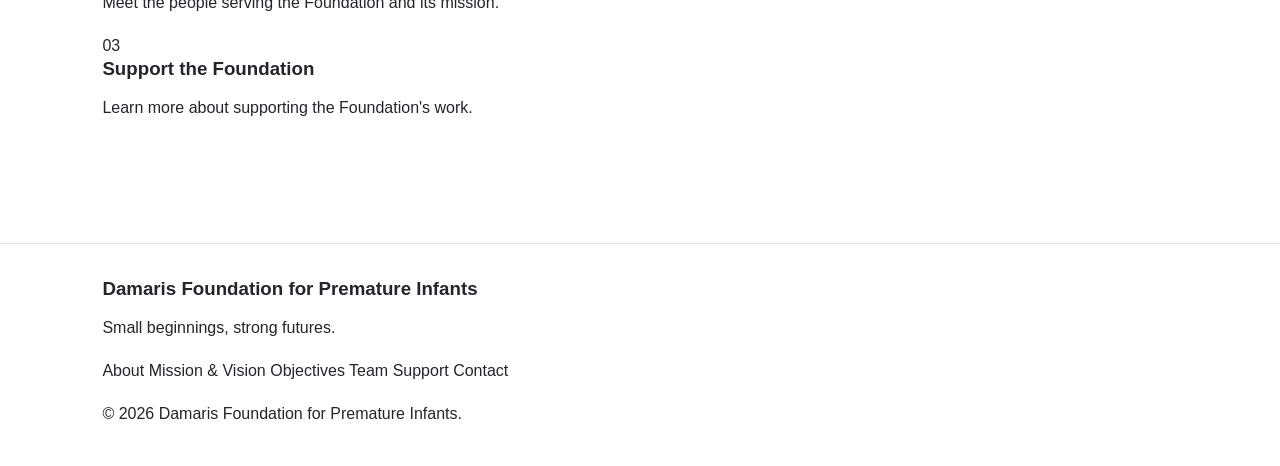
<file: mission.html>
<!DOCTYPE html>
<html lang="en">
<head>
  <meta charset="UTF-8">
  <meta name="viewport" content="width=device-width, initial-scale=1.0">

  <title>Mission & Vision | Damaris Foundation for Premature Infants</title>

  <link rel="stylesheet" href="style.css">
</head>

<body>

  <!-- HEADER -->
  <header class="site-header">
    <div class="container nav-wrap">

      <a href="index.html" class="brand">
        <img
          src="file_00000000c2e4821084c634d9afd5cbf8.png"
          alt="Damaris Foundation for Premature Infants"
        >
      </a>

      <button
        class="menu-toggle"
        aria-label="Open navigation"
        aria-expanded="false"
      >
        <span></span>
        <span></span>
      </button>

      <nav class="main-nav">
        <a href="index.html">Home</a>
        <a href="about.html">About Us</a>
        <a href="mission.html" class="active">Mission & Vision</a>
        <a href="objectives.html">Objectives</a>
        <a href="team.html">Our Team</a>
        <a href="support.html">Support</a>
        <a href="contact.html">Contact</a>
      </nav>

    </div>
  </header>


  <!-- PAGE CONTENT -->
  <main>

    <!-- HERO -->
    <section class="page-hero">
      <div class="container">

        <span class="eyebrow">OUR PURPOSE</span>

        <h1>
          Mission & Vision
        </h1>

        <p>
          Small beginnings, strong futures.
        </p>

      </div>
    </section>


    <!-- VISION -->
    <section class="content-section">
      <div class="container narrow-content">

        <div class="section-heading reveal">
          <span class="eyebrow">VISION STATEMENT</span>
          <h2>Our Vision</h2>
        </div>

        <div class="statement-card reveal">

          <p>
            To become Nigeria’s leading support network for premature infants,
            transforming healthcare accessibility so that financial hardship
            never stands in the way of a child's survival.
          </p>

        </div>

      </div>
    </section>


    <!-- MISSION STATEMENT -->
    <section class="content-section soft-section">
      <div class="container narrow-content">

        <div class="section-heading reveal">
          <span class="eyebrow">MISSION STATEMENT</span>
          <h2>Our Mission</h2>
        </div>

        <div class="statement-card reveal">

          <p>
            To protect and preserve the lives of premature infants across
            Nigeria by combining professional advocacy with rapid,
            compassionate emergency intervention. We bridge the gap to
            critical neonatal care for indigent mothers, ensuring that every
            fragile life receives the resources, dignity, and medical support
            needed to thrive.
          </p>

        </div>

      </div>
    </section>


    <!-- MISSION -->
    <section class="content-section">
      <div class="container narrow-content">

        <div class="section-heading reveal">
          <span class="eyebrow">MISSION</span>
          <h2>Our Focus</h2>
        </div>

        <div class="statement-card reveal">

          <p>
            To monitor and reduce the rates of infant disability and death
            resulting from prematurity in Nigeria.
          </p>

        </div>

      </div>
    </section>


    <!-- SUPPORT SERVICES -->
    <section class="content-section soft-section">
      <div class="container narrow-content">

        <div class="section-heading reveal">
          <span class="eyebrow">SUPPORT SERVICES</span>
          <h2>Support Services</h2>
        </div>

        <div class="statement-card reveal">

          <p>
            Offers assistance and guidance for indigent and otherwise needy
            mothers facing emergency situations with premature infants.
          </p>

        </div>

      </div>
    </section>


    <!-- NEXT PAGE -->
    <section class="content-section">
      <div class="container">

        <div class="section-heading reveal">
          <span class="eyebrow">CONTINUE EXPLORING</span>
          <h2>Our Objectives</h2>
          <p>
            Learn about the specific objectives guiding the work of the
            Damaris Foundation for Premature Infants.
          </p>
        </div>

        <div class="card-grid">

          <a href="objectives.html" class="info-card reveal">
            <span class="card-number">01</span>

            <h3>View Our Objectives</h3>

            <p>
              Explore the Foundation's proposed objects and objectives.
            </p>
          </a>

          <a href="team.html" class="info-card reveal">
            <span class="card-number">02</span>

            <h3>Meet Our Team</h3>

            <p>
              Meet the people serving the Foundation and its mission.
            </p>
          </a>

          <a href="support.html" class="info-card reveal">
            <span class="card-number">03</span>

            <h3>Support the Foundation</h3>

            <p>
              Learn more about supporting the Foundation's work.
            </p>
          </a>

        </div>

      </div>
    </section>

  </main>


  <!-- FOOTER -->
  <footer class="site-footer">
    <div class="container footer-inner">

      <div>
        <h3>Damaris Foundation for Premature Infants</h3>
        <p>Small beginnings, strong futures.</p>
      </div>

      <div class="footer-links">
        <a href="about.html">About</a>
        <a href="mission.html">Mission & Vision</a>
        <a href="objectives.html">Objectives</a>
        <a href="team.html">Team</a>
        <a href="support.html">Support</a>
        <a href="contact.html">Contact</a>
      </div>

      <p class="copyright">
        © <span id="year"></span> Damaris Foundation for Premature Infants.
      </p>

    </div>
  </footer>


  <script src="script.js"></script>

</body>
</html>
</file>
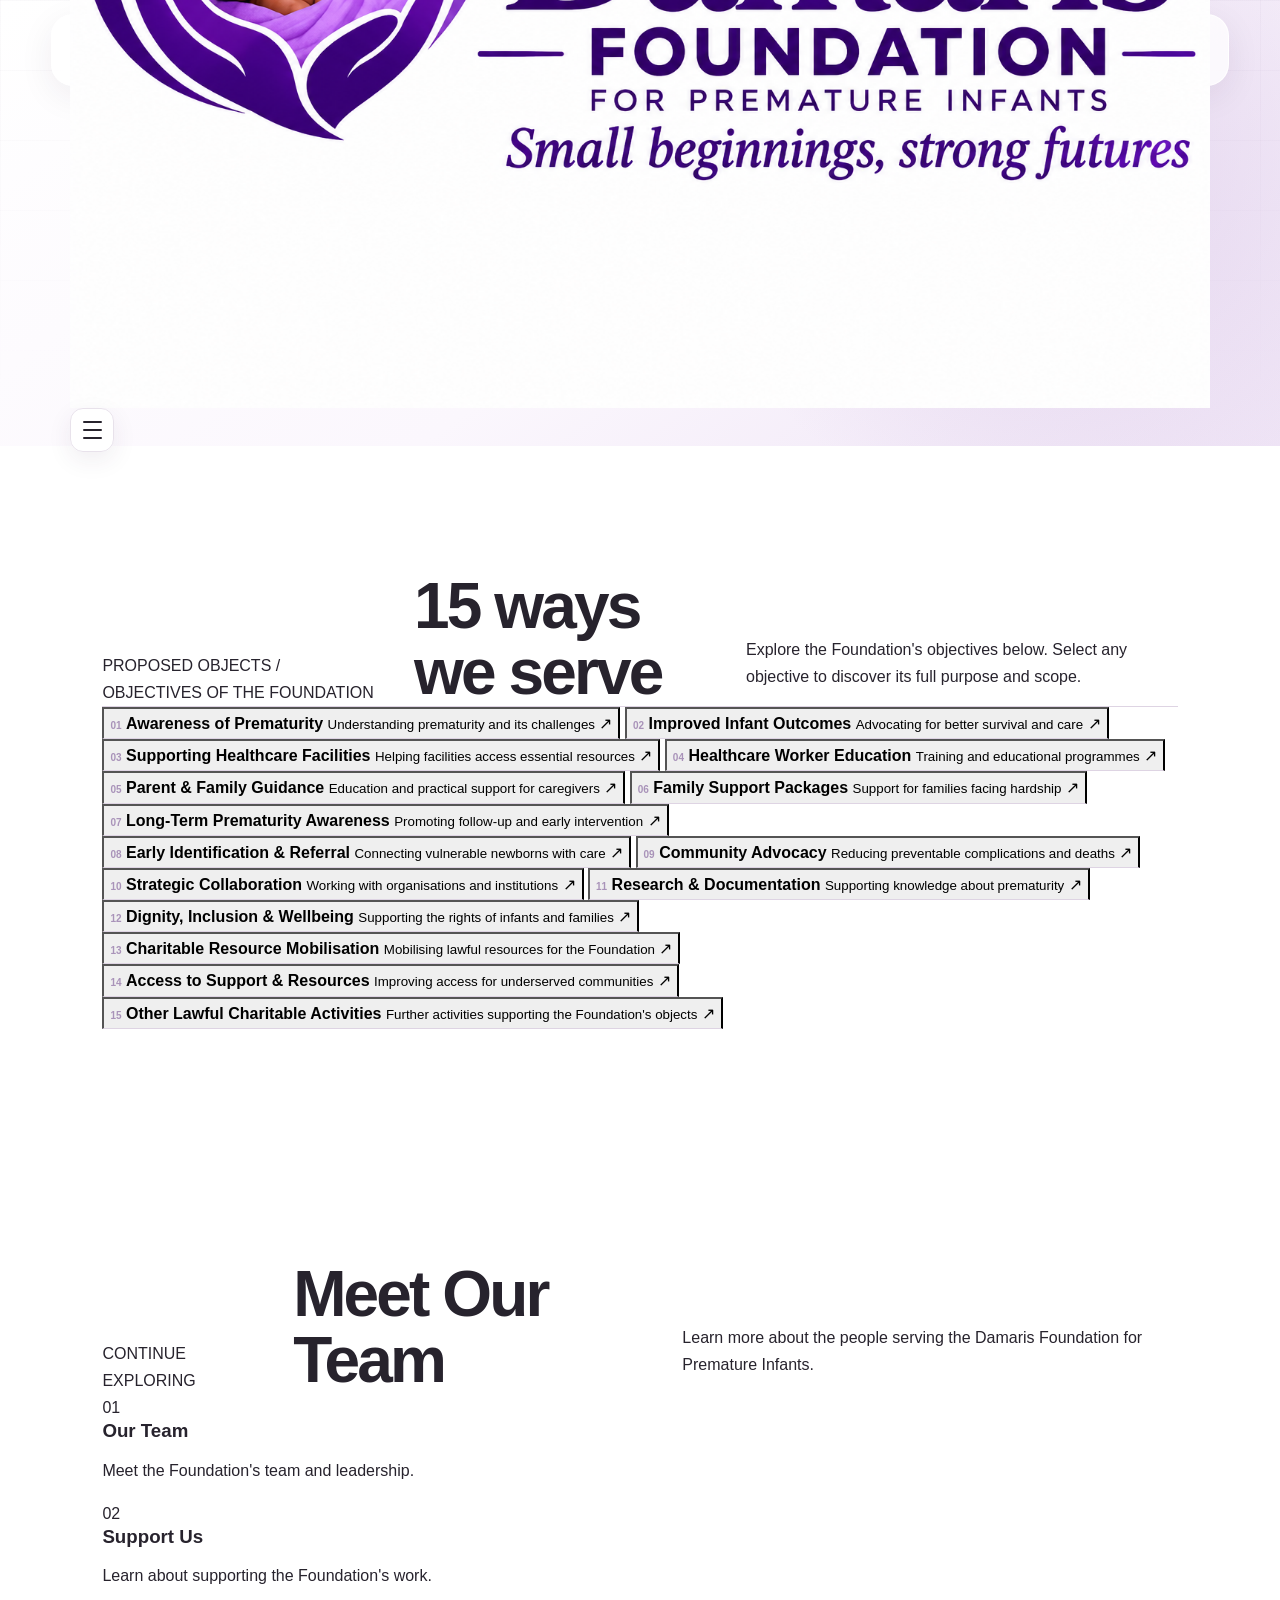
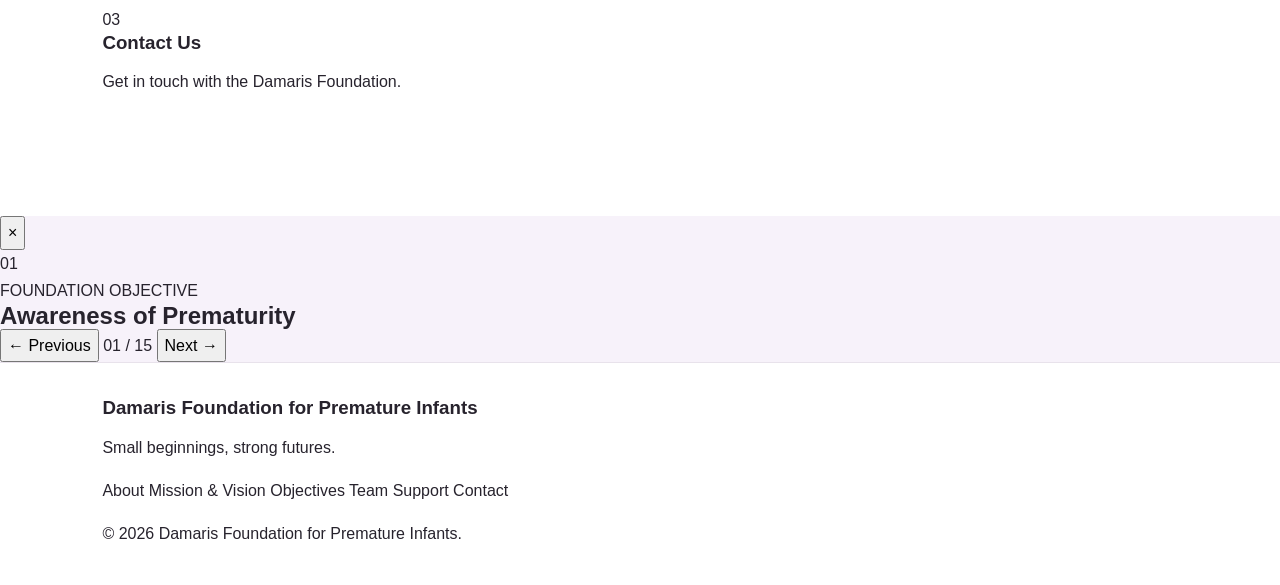
<file: objectives.html>
<!DOCTYPE html>
<html lang="en">
<head>
  <meta charset="UTF-8">
  <meta name="viewport" content="width=device-width, initial-scale=1.0">

  <title>Objectives | Damaris Foundation for Premature Infants</title>

  <link rel="stylesheet" href="style.css">
</head>

<body class="objectives-page">

  <!-- HEADER -->
  <header class="site-header">
    <div class="container nav-wrap">

      <a href="index.html" class="brand">
        <img
          src="file_00000000c2e4821084c634d9afd5cbf8.png"
          alt="Damaris Foundation for Premature Infants"
        >
      </a>

      <button
        class="menu-toggle"
        aria-label="Open navigation"
        aria-expanded="false"
        type="button"
      >
        <span></span>
        <span></span>
        <span></span>
      </button>

      <nav class="nav">

        <a href="index.html">Home</a>

        <a href="about.html">About Us</a>

        <a href="mission.html">Mission &amp; Vision</a>

        <a href="objectives.html" class="active">
          Objectives
        </a>

        <a href="team.html">Our Team</a>

        <a href="support.html">Support</a>

        <a href="contact.html">Contact</a>

        <a href="support.html" class="nav-donate">
          Support the Foundation
        </a>

      </nav>

    </div>
  </header>


  <!-- MAIN -->
  <main>

    <!-- PAGE HERO -->
    <section class="page-hero objectives-hero">

      <div class="container">

        <span class="eyebrow">
          WHAT WE AIM TO ACHIEVE
        </span>

        <h1>
          Our Objectives
        </h1>

        <p>
          The proposed objects and objectives of the Damaris Foundation
          for Premature Infants.
        </p>

      </div>

    </section>


    <!-- OBJECTIVES -->
    <section class="content-section objectives-section">

      <div class="container">

        <div class="section-heading reveal">

          <span class="eyebrow">
            PROPOSED OBJECTS / OBJECTIVES OF THE FOUNDATION
          </span>

          <h2>
            15 ways we serve
          </h2>

          <p>
            Explore the Foundation's objectives below. Select any objective
            to discover its full purpose and scope.
          </p>

        </div>


        <!-- INTERACTIVE OBJECTIVE LIST -->
        <div class="objectives-list">

          <!-- 01 -->
          <button
            class="objective-item reveal"
            type="button"
            data-objective="1"
          >
            <span class="objective-number">01</span>

            <span class="objective-preview">
              <strong>Awareness of Prematurity</strong>
              <small>Understanding prematurity and its challenges</small>
            </span>

            <span class="objective-arrow">↗</span>
          </button>


          <!-- 02 -->
          <button
            class="objective-item reveal"
            type="button"
            data-objective="2"
          >
            <span class="objective-number">02</span>

            <span class="objective-preview">
              <strong>Improved Infant Outcomes</strong>
              <small>Advocating for better survival and care</small>
            </span>

            <span class="objective-arrow">↗</span>
          </button>


          <!-- 03 -->
          <button
            class="objective-item reveal"
            type="button"
            data-objective="3"
          >
            <span class="objective-number">03</span>

            <span class="objective-preview">
              <strong>Supporting Healthcare Facilities</strong>
              <small>Helping facilities access essential resources</small>
            </span>

            <span class="objective-arrow">↗</span>
          </button>


          <!-- 04 -->
          <button
            class="objective-item reveal"
            type="button"
            data-objective="4"
          >
            <span class="objective-number">04</span>

            <span class="objective-preview">
              <strong>Healthcare Worker Education</strong>
              <small>Training and educational programmes</small>
            </span>

            <span class="objective-arrow">↗</span>
          </button>


          <!-- 05 -->
          <button
            class="objective-item reveal"
            type="button"
            data-objective="5"
          >
            <span class="objective-number">05</span>

            <span class="objective-preview">
              <strong>Parent &amp; Family Guidance</strong>
              <small>Education and practical support for caregivers</small>
            </span>

            <span class="objective-arrow">↗</span>
          </button>


          <!-- 06 -->
          <button
            class="objective-item reveal"
            type="button"
            data-objective="6"
          >
            <span class="objective-number">06</span>

            <span class="objective-preview">
              <strong>Family Support Packages</strong>
              <small>Support for families facing hardship</small>
            </span>

            <span class="objective-arrow">↗</span>
          </button>


          <!-- 07 -->
          <button
            class="objective-item reveal"
            type="button"
            data-objective="7"
          >
            <span class="objective-number">07</span>

            <span class="objective-preview">
              <strong>Long-Term Prematurity Awareness</strong>
              <small>Promoting follow-up and early intervention</small>
            </span>

            <span class="objective-arrow">↗</span>
          </button>


          <!-- 08 -->
          <button
            class="objective-item reveal"
            type="button"
            data-objective="8"
          >
            <span class="objective-number">08</span>

            <span class="objective-preview">
              <strong>Early Identification &amp; Referral</strong>
              <small>Connecting vulnerable newborns with care</small>
            </span>

            <span class="objective-arrow">↗</span>
          </button>


          <!-- 09 -->
          <button
            class="objective-item reveal"
            type="button"
            data-objective="9"
          >
            <span class="objective-number">09</span>

            <span class="objective-preview">
              <strong>Community Advocacy</strong>
              <small>Reducing preventable complications and deaths</small>
            </span>

            <span class="objective-arrow">↗</span>
          </button>


          <!-- 10 -->
          <button
            class="objective-item reveal"
            type="button"
            data-objective="10"
          >
            <span class="objective-number">10</span>

            <span class="objective-preview">
              <strong>Strategic Collaboration</strong>
              <small>Working with organisations and institutions</small>
            </span>

            <span class="objective-arrow">↗</span>
          </button>


          <!-- 11 -->
          <button
            class="objective-item reveal"
            type="button"
            data-objective="11"
          >
            <span class="objective-number">11</span>

            <span class="objective-preview">
              <strong>Research &amp; Documentation</strong>
              <small>Supporting knowledge about prematurity</small>
            </span>

            <span class="objective-arrow">↗</span>
          </button>


          <!-- 12 -->
          <button
            class="objective-item reveal"
            type="button"
            data-objective="12"
          >
            <span class="objective-number">12</span>

            <span class="objective-preview">
              <strong>Dignity, Inclusion &amp; Wellbeing</strong>
              <small>Supporting the rights of infants and families</small>
            </span>

            <span class="objective-arrow">↗</span>
          </button>


          <!-- 13 -->
          <button
            class="objective-item reveal"
            type="button"
            data-objective="13"
          >
            <span class="objective-number">13</span>

            <span class="objective-preview">
              <strong>Charitable Resource Mobilisation</strong>
              <small>Mobilising lawful resources for the Foundation</small>
            </span>

            <span class="objective-arrow">↗</span>
          </button>


          <!-- 14 -->
          <button
            class="objective-item reveal"
            type="button"
            data-objective="14"
          >
            <span class="objective-number">14</span>

            <span class="objective-preview">
              <strong>Access to Support &amp; Resources</strong>
              <small>Improving access for underserved communities</small>
            </span>

            <span class="objective-arrow">↗</span>
          </button>


          <!-- 15 -->
          <button
            class="objective-item reveal"
            type="button"
            data-objective="15"
          >
            <span class="objective-number">15</span>

            <span class="objective-preview">
              <strong>Other Lawful Charitable Activities</strong>
              <small>Further activities supporting the Foundation's objects</small>
            </span>

            <span class="objective-arrow">↗</span>
          </button>

        </div>

      </div>

    </section>


    <!-- NEXT STEP -->
    <section class="content-section soft-section">

      <div class="container">

        <div class="section-heading reveal">

          <span class="eyebrow">
            CONTINUE EXPLORING
          </span>

          <h2>
            Meet Our Team
          </h2>

          <p>
            Learn more about the people serving the Damaris Foundation
            for Premature Infants.
          </p>

        </div>


        <div class="card-grid">

          <a href="team.html" class="info-card reveal">

            <span class="card-number">01</span>

            <h3>Our Team</h3>

            <p>
              Meet the Foundation's team and leadership.
            </p>

          </a>


          <a href="support.html" class="info-card reveal">

            <span class="card-number">02</span>

            <h3>Support Us</h3>

            <p>
              Learn about supporting the Foundation's work.
            </p>

          </a>


          <a href="contact.html" class="info-card reveal">

            <span class="card-number">03</span>

            <h3>Contact Us</h3>

            <p>
              Get in touch with the Damaris Foundation.
            </p>

          </a>

        </div>

      </div>

    </section>

  </main>


  <!-- OBJECTIVE DETAIL MODAL -->
  <div
    class="objective-modal"
    id="objectiveModal"
    aria-hidden="true"
  >

    <div class="objective-modal-backdrop"></div>

    <div
      class="objective-modal-panel"
      role="dialog"
      aria-modal="true"
      aria-labelledby="objectiveModalTitle"
    >

      <button
        class="objective-modal-close"
        id="objectiveModalClose"
        type="button"
        aria-label="Close objective"
      >
        ×
      </button>

      <div class="objective-modal-number" id="objectiveModalNumber">
        01
      </div>

      <span class="eyebrow">
        FOUNDATION OBJECTIVE
      </span>

      <h2 id="objectiveModalTitle">
        Awareness of Prematurity
      </h2>

      <div
        class="objective-modal-text"
        id="objectiveModalText"
      ></div>

      <div class="objective-modal-footer">

        <button
          type="button"
          class="objective-nav-btn"
          id="objectivePrev"
        >
          ← Previous
        </button>

        <span id="objectiveCounter">
          01 / 15
        </span>

        <button
          type="button"
          class="objective-nav-btn"
          id="objectiveNext"
        >
          Next →
        </button>

      </div>

    </div>

  </div>


  <!-- FOOTER -->
  <footer class="site-footer">

    <div class="container footer-inner">

      <div>

        <h3>
          Damaris Foundation for Premature Infants
        </h3>

        <p>
          Small beginnings, strong futures.
        </p>

      </div>


      <div class="footer-links">

        <a href="about.html">About</a>

        <a href="mission.html">
          Mission &amp; Vision
        </a>

        <a href="objectives.html">
          Objectives
        </a>

        <a href="team.html">
          Team
        </a>

        <a href="support.html">
          Support
        </a>

        <a href="contact.html">
          Contact
        </a>

      </div>


      <p class="copyright">

        © <span id="year"></span>
        Damaris Foundation for Premature Infants.

      </p>

    </div>

  </footer>


  <script src="script.js"></script>

  <!-- OBJECTIVES INTERACTION -->
  <script>

    document.addEventListener('DOMContentLoaded', function () {

      const objectives = [

        {
          title: 'Awareness of Prematurity',
          text: `To promote awareness and understanding of prematurity and its associated challenges, particularly among parents, caregivers, healthcare workers and the general public in Nigeria and other resource-limited settings.`
        },

        {
          title: 'Improved Infant Outcomes',
          text: `To advocate for improved survival, quality of care and long-term outcomes of premature and vulnerable newborns, especially those in underserved and resource-constrained communities.`
        },

        {
          title: 'Supporting Healthcare Facilities',
          text: `To support healthcare facilities caring for premature and vulnerable infants through the donation of appropriate non-cash medical supplies, newborn-care materials, equipment and other relevant resources, subject to applicable laws and regulations.`
        },

        {
          title: 'Healthcare Worker Education',
          text: `To organise and facilitate short courses, workshops, seminars and other educational programmes for healthcare workers on the recognition, management, monitoring and prevention of complications associated with prematurity and newborn illness.`
        },

        {
          title: 'Parent & Family Guidance',
          text: `To provide educational support and practical guidance to parents, families and caregivers of premature infants, including information on newborn care, nutrition, follow-up, developmental needs and recognition of danger signs.`
        },

        {
          title: 'Family Support Packages',
          text: `To provide care and support packages and other appropriate non-cash assistance to families of premature infants, particularly families experiencing financial or social hardship, in accordance with the Foundation’s charitable purposes.`
        },

        {
          title: 'Long-Term Prematurity Awareness',
          text: `To create public awareness of the short- and long-term complications associated with prematurity, including developmental, nutritional, neurological, respiratory, visual, hearing and other potential complications, and to promote appropriate follow-up and early intervention.`
        },

        {
          title: 'Early Identification & Referral',
          text: `To promote early identification, referral and appropriate management of premature and high-risk newborns by strengthening awareness and linkages between families, communities and relevant healthcare services.`
        },

        {
          title: 'Community Advocacy',
          text: `To support community-based education and advocacy programmes aimed at reducing preventable complications and deaths associated with prematurity and improving newborn health outcomes.`
        },

        {
          title: 'Strategic Collaboration',
          text: `To collaborate with hospitals, healthcare institutions, professional bodies, government agencies, non-governmental organisations, development partners, academic institutions and other relevant organisations in furtherance of the Foundation’s objectives.`
        },

        {
          title: 'Research & Documentation',
          text: `To support research, data collection, documentation and dissemination of information relating to prematurity and newborn health, particularly in Nigeria and other resource-limited settings, where such activities advance the Foundation’s charitable purposes.`
        },

        {
          title: 'Dignity, Inclusion & Wellbeing',
          text: `To promote the dignity, inclusion, wellbeing and rights of premature infants and their families, and to encourage systems and practices that support their health and development.`
        },

        {
          title: 'Charitable Resource Mobilisation',
          text: `To mobilise charitable donations, grants, gifts and other lawful resources from individuals, organisations, institutions and development partners for the achievement of the Foundation’s objectives.`
        },

        {
          title: 'Access to Support & Resources',
          text: `To establish, support or participate in programmes and initiatives that improve access to appropriate information, resources and support for premature infants and their families, particularly in underserved communities.`
        },

        {
          title: 'Other Lawful Charitable Activities',
          text: `To undertake any other lawful charitable activities that are incidental or conducive to the attainment of the above objectives, provided that such activities are consistent with the non-profit character and objects of the Foundation.`
        }

      ];


      const modal = document.getElementById('objectiveModal');
      const modalNumber = document.getElementById('objectiveModalNumber');
      const modalTitle = document.getElementById('objectiveModalTitle');
      const modalText = document.getElementById('objectiveModalText');
      const counter = document.getElementById('objectiveCounter');

      const closeBtn = document.getElementById('objectiveModalClose');
      const prevBtn = document.getElementById('objectivePrev');
      const nextBtn = document.getElementById('objectiveNext');

      const cards = document.querySelectorAll('.objective-item');

      let currentObjective = 0;


      function showObjective(index) {

        currentObjective = index;

        const objective = objectives[index];

        const number = String(index + 1).padStart(2, '0');

        modalNumber.textContent = number;

        modalTitle.textContent = objective.title;

        modalText.textContent = objective.text;

        counter.textContent =
          number + ' / ' + String(objectives.length).padStart(2, '0');

        prevBtn.disabled = index === 0;

        nextBtn.disabled = index === objectives.length - 1;

        modal.classList.add('open');

        modal.setAttribute('aria-hidden', 'false');

        document.body.classList.add('objective-modal-open');

      }


      function closeObjective() {

        modal.classList.remove('open');

        modal.setAttribute('aria-hidden', 'true');

        document.body.classList.remove('objective-modal-open');

      }


      cards.forEach(function (card, index) {

        card.addEventListener('click', function () {

          showObjective(index);

        });

      });


      closeBtn.addEventListener('click', closeObjective);


      prevBtn.addEventListener('click', function () {

        if (currentObjective > 0) {

          showObjective(currentObjective - 1);

        }

      });


      nextBtn.addEventListener('click', function () {

        if (currentObjective < objectives.length - 1) {

          showObjective(currentObjective + 1);

        }

      });


      modal.querySelector('.objective-modal-backdrop')
        .addEventListener('click', closeObjective);


      document.addEventListener('keydown', function (event) {

        if (!modal.classList.contains('open')) return;

        if (event.key === 'Escape') {

          closeObjective();

        }

        if (event.key === 'ArrowLeft' && currentObjective > 0) {

          showObjective(currentObjective - 1);

        }

        if (
          event.key === 'ArrowRight' &&
          currentObjective < objectives.length - 1
        ) {

          showObjective(currentObjective + 1);

        }

      });

    });

  </script>

</body>
  </html>
</file>
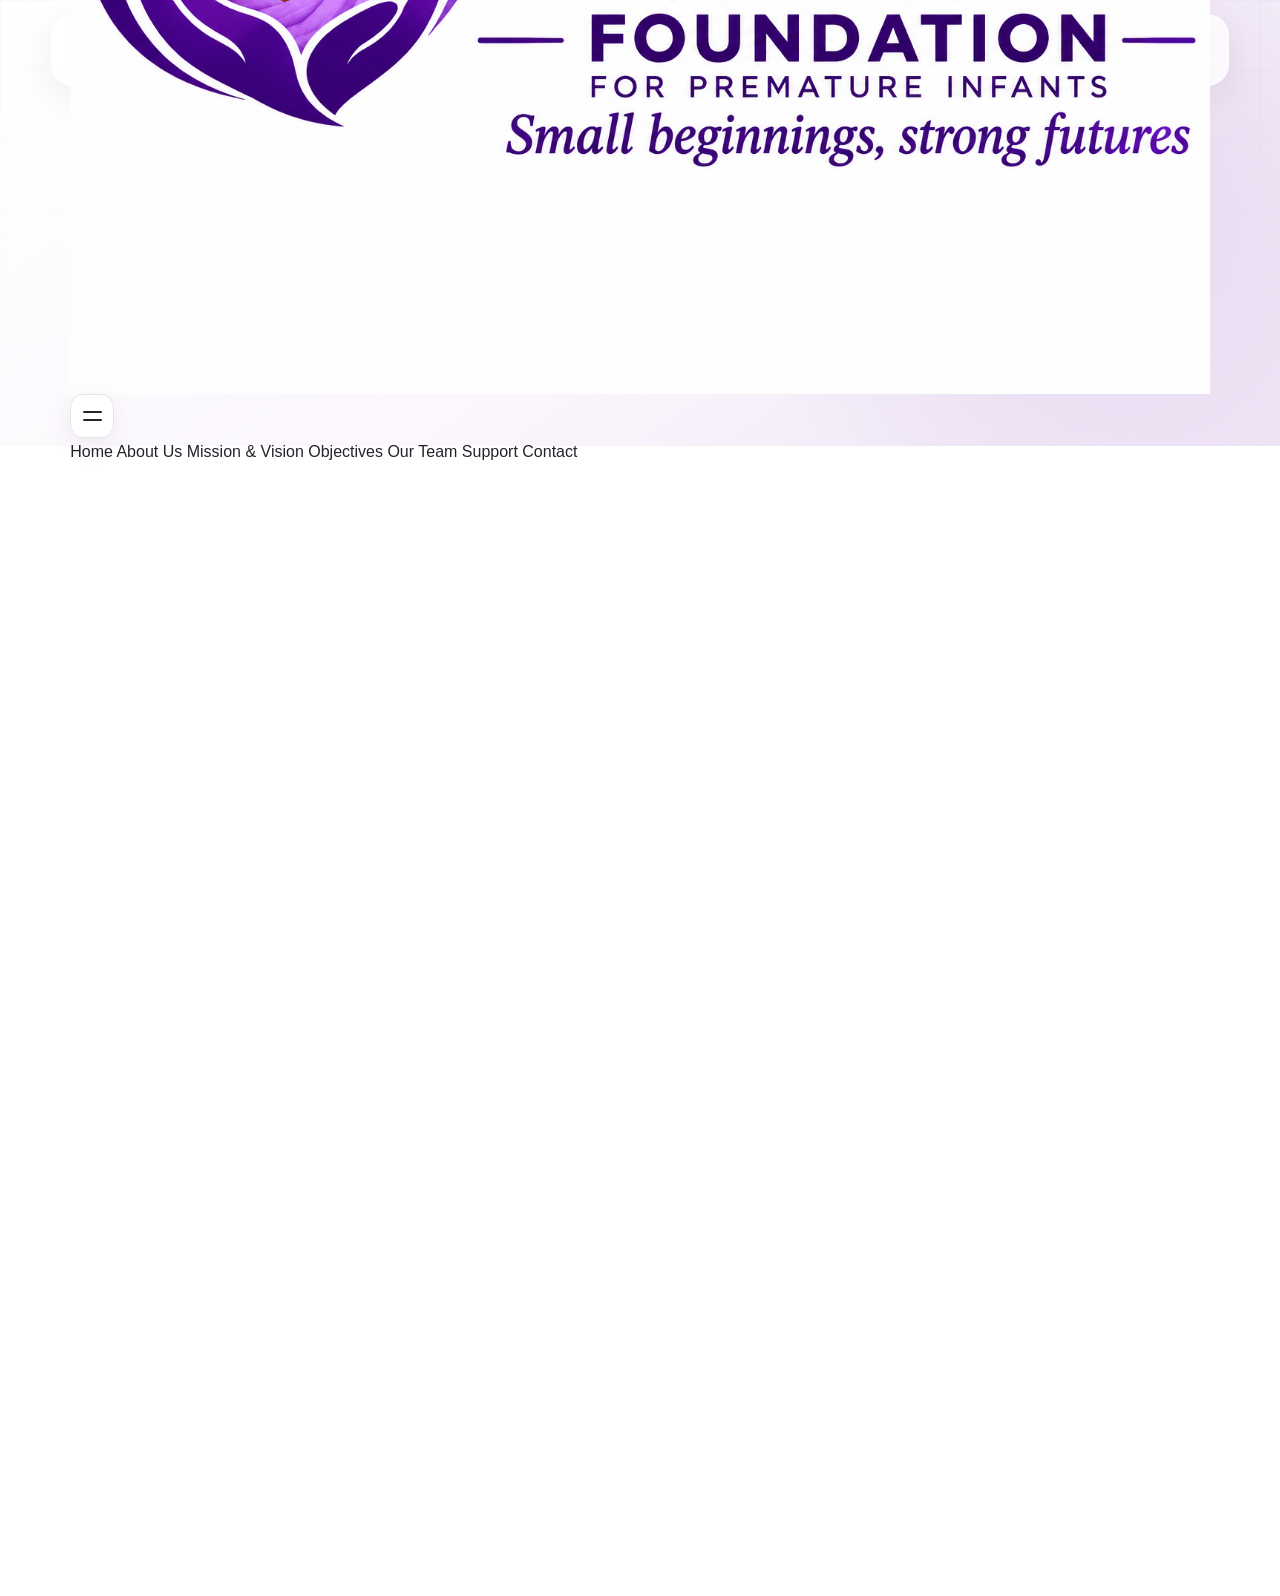
<file: support.html>
<!DOCTYPE html>
<html lang="en">
<head>
  <meta charset="UTF-8">
  <meta name="viewport" content="width=device-width, initial-scale=1.0">

  <title>Support | Damaris Foundation for Premature Infants</title>

  <link rel="stylesheet" href="style.css">
</head>

<body>

  <!-- HEADER -->
  <header class="site-header">
    <div class="container nav-wrap">

      <a href="index.html" class="brand">
        <img
          src="file_00000000c2e4821084c634d9afd5cbf8.png"
          alt="Damaris Foundation for Premature Infants"
        >
      </a>

      <button
        class="menu-toggle"
        aria-label="Open navigation"
        aria-expanded="false"
      >
        <span></span>
        <span></span>
      </button>

      <nav class="main-nav">
        <a href="index.html">Home</a>
        <a href="about.html">About Us</a>
        <a href="mission.html">Mission & Vision</a>
        <a href="objectives.html">Objectives</a>
        <a href="team.html">Our Team</a>
        <a href="support.html" class="active">Support</a>
        <a href="contact.html">Contact</a>
      </nav>

    </div>
  </header>


  <!-- MAIN -->
  <main>

    <!-- HERO -->
    <section class="page-hero">
      <div class="container">

        <span class="eyebrow">SUPPORT OUR WORK</span>

        <h1>Support the Foundation</h1>

        <p>
          Small beginnings, strong futures.
        </p>

      </div>
    </section>


    <!-- SUPPORT SERVICES -->
    <section class="content-section">
      <div class="container narrow-content">

        <div class="section-heading reveal">
          <span class="eyebrow">SUPPORT SERVICES</span>

          <h2>Supporting Fragile Lives</h2>
        </div>

        <div class="statement-card reveal">

          <p>
            Offers assistance and guidance for indigent and otherwise needy
            mothers facing emergency situations with premature infants.
          </p>

        </div>

      </div>
    </section>


    <!-- DONATION -->
    <section class="content-section soft-section">
      <div class="container">

        <div class="section-heading reveal">

          <span class="eyebrow">DONATIONS</span>

          <h2>Support Through Giving</h2>

          <p>
            Your support can contribute to the Foundation's work of improving
            access to appropriate information, resources and support for
            premature infants and their families.
          </p>

        </div>


        <!-- COMING SOON CARD -->
        <div class="coming-soon-card reveal">

          <div class="coming-soon-icon">
            +
          </div>

          <span class="
</file>
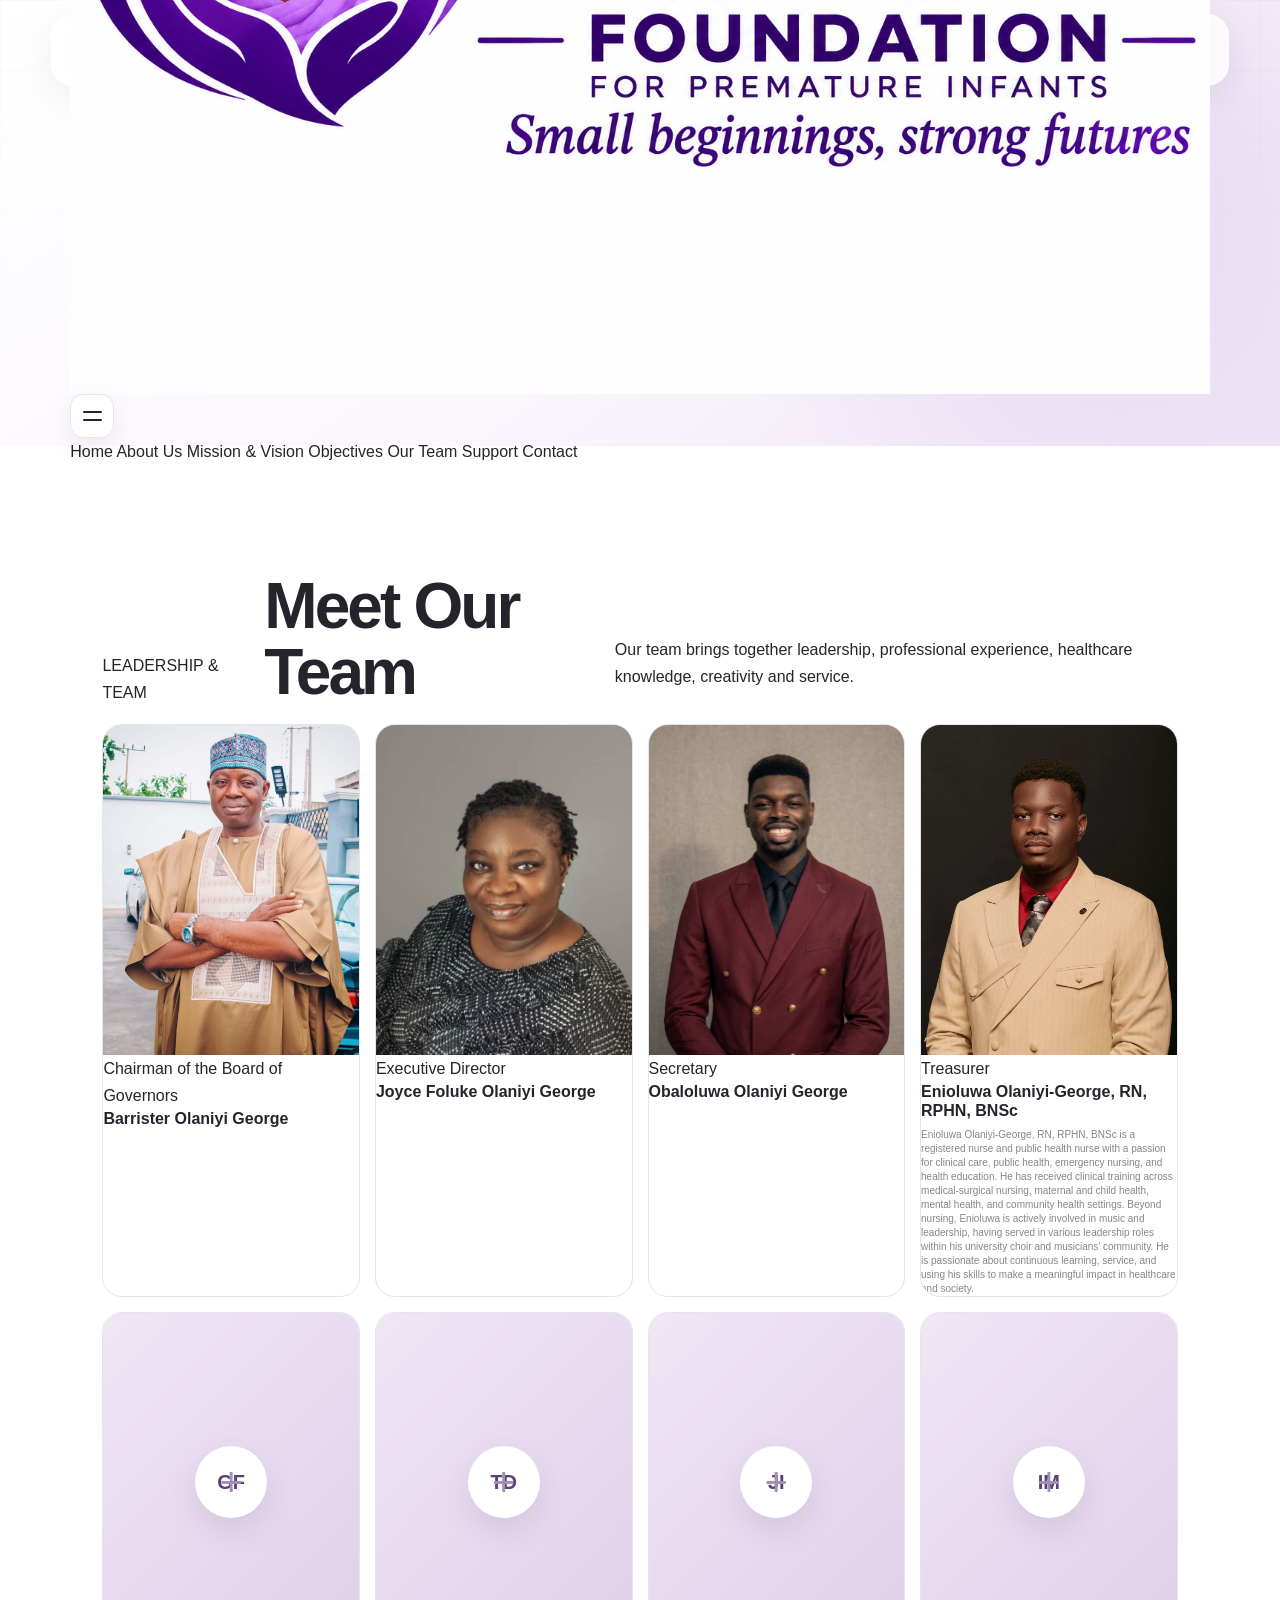
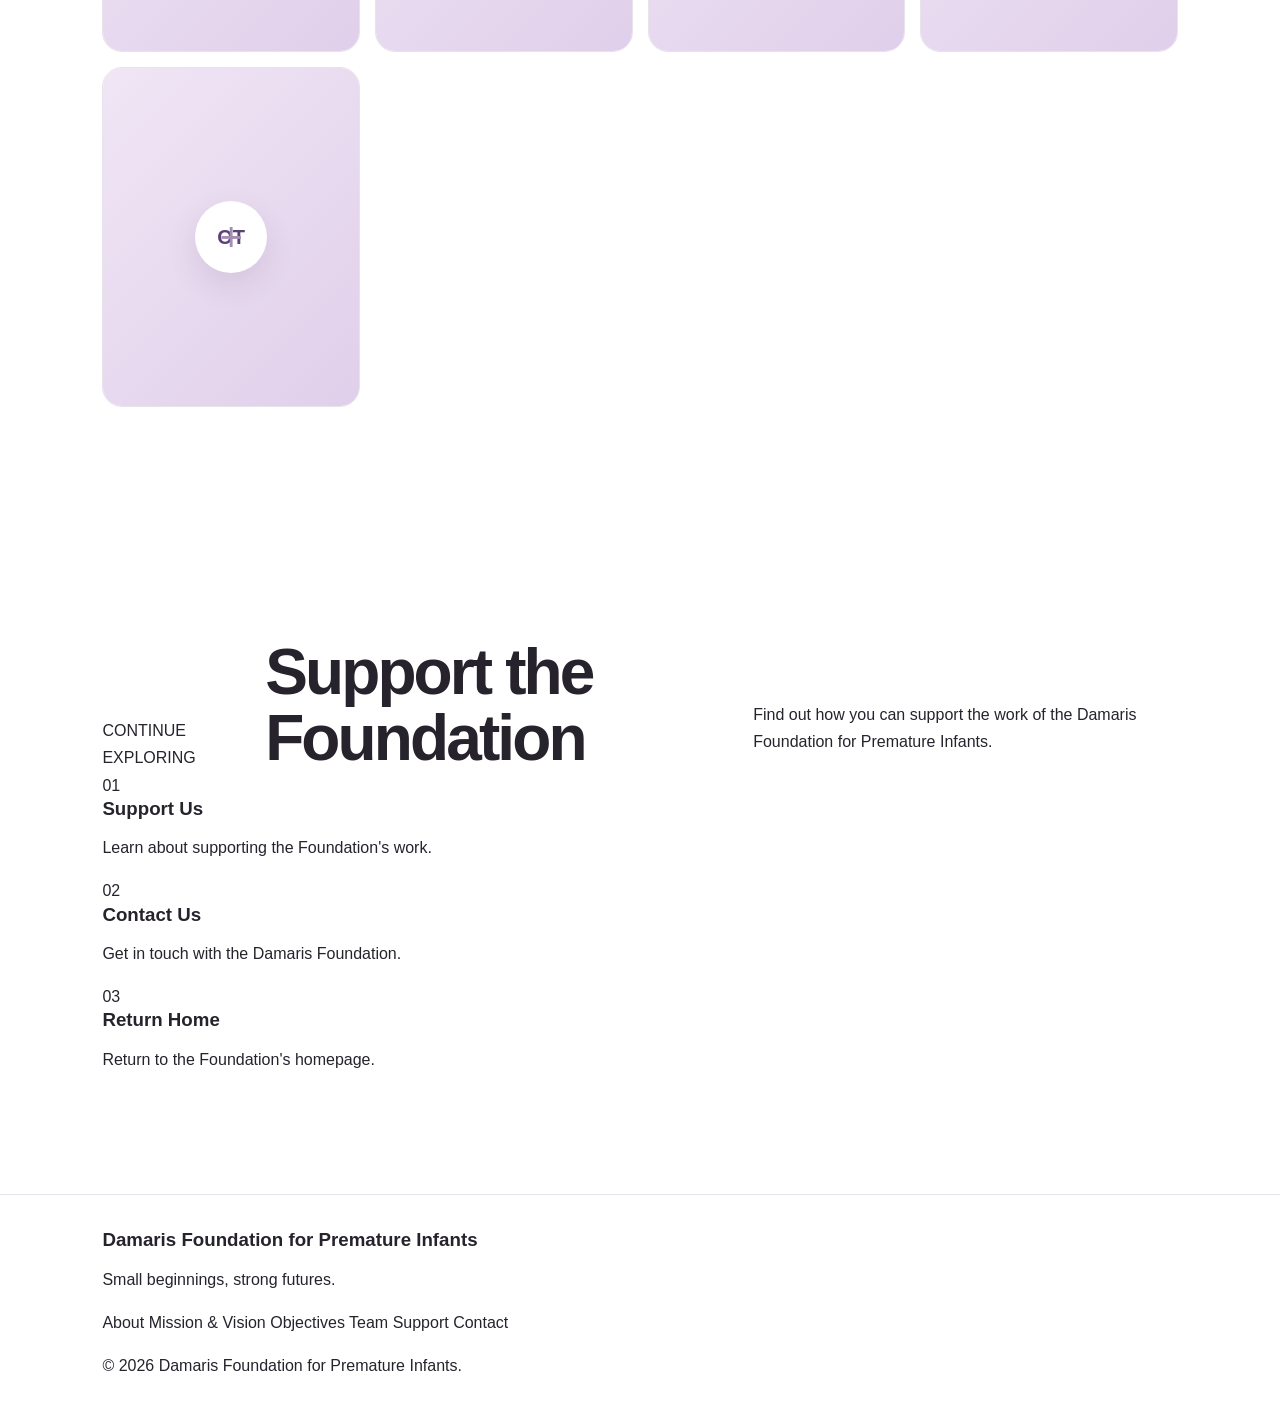
<file: team.html>
<!DOCTYPE html>
<html lang="en">
<head>
  <meta charset="UTF-8">
  <meta name="viewport" content="width=device-width, initial-scale=1.0">

  <title>Our Team | Damaris Foundation for Premature Infants</title>

  <link rel="stylesheet" href="style.css">
</head>

<body>

  <!-- HEADER -->
  <header class="site-header">
    <div class="container nav-wrap">

      <a href="index.html" class="brand">
        <img
          src="file_00000000c2e4821084c634d9afd5cbf8.png"
          alt="Damaris Foundation for Premature Infants"
        >
      </a>

      <button
        class="menu-toggle"
        aria-label="Open navigation"
        aria-expanded="false"
      >
        <span></span>
        <span></span>
      </button>

      <nav class="main-nav">
        <a href="index.html">Home</a>
        <a href="about.html">About Us</a>
        <a href="mission.html">Mission & Vision</a>
        <a href="objectives.html">Objectives</a>
        <a href="team.html" class="active">Our Team</a>
        <a href="support.html">Support</a>
        <a href="contact.html">Contact</a>
      </nav>

    </div>
  </header>


  <!-- MAIN -->
  <main>

    <!-- HERO -->
    <section class="page-hero">
      <div class="container">

        <span class="eyebrow">OUR PEOPLE</span>

        <h1>Our Team</h1>

        <p>
          The people serving the Damaris Foundation for Premature Infants.
        </p>

      </div>
    </section>


    <!-- TEAM -->
    <section class="content-section">
      <div class="container">

        <div class="section-heading reveal">
          <span class="eyebrow">LEADERSHIP & TEAM</span>

          <h2>
            Meet Our Team
          </h2>

          <p>
            Our team brings together leadership, professional experience,
            healthcare knowledge, creativity and service.
          </p>
        </div>


        <div class="team-grid">

          <!-- 01 -->
          <article class="team-card reveal">

            <div class="team-image">
              <img
                src="barrister-olaniyi-george.jpg"
                alt="Barrister Olaniyi George"
              >
            </div>

            <div class="team-info">
              <span class="team-role">
                Chairman of the Board of Governors
              </span>

              <h3>
                Barrister Olaniyi George
              </h3>
            </div>

          </article>


          <!-- 02 -->
          <article class="team-card reveal">

            <div class="team-image">
              <img
                src="joyce-foluke-olaniyi-george.jpg"
                alt="Joyce Foluke Olaniyi George"
              >
            </div>

            <div class="team-info">
              <span class="team-role">
                Executive Director
              </span>

              <h3>
                Joyce Foluke Olaniyi George
              </h3>
            </div>

          </article>


          <!-- 03 -->
          <article class="team-card reveal">

            <div class="team-image">
              <img
                src="obaloluwa-olaniyi-george.jpg"
                alt="Obaloluwa Olaniyi George"
              >
            </div>

            <div class="team-info">
              <span class="team-role">
                Secretary
              </span>

              <h3>
                Obaloluwa Olaniyi George
              </h3>
            </div>

          </article>


          <!-- 04 -->
          <article class="team-card reveal">

            <div class="team-image">
              <img
                src="enioluwa-olaniyi-george.webp"
                alt="Enioluwa Olaniyi-George"
              >
            </div>

            <div class="team-info">
              <span class="team-role">
                Treasurer
              </span>

              <h3>
                Enioluwa Olaniyi-George, RN, RPHN, BNSc
              </h3>

              <p>
                Enioluwa Olaniyi-George, RN, RPHN, BNSc is a registered nurse
                and public health nurse with a passion for clinical care,
                public health, emergency nursing, and health education. He has
                received clinical training across medical-surgical nursing,
                maternal and child health, mental health, and community health
                settings. Beyond nursing, Enioluwa is actively involved in
                music and leadership, having served in various leadership
                roles within his university choir and musicians’ community.
                He is passionate about continuous learning, service, and
                using his skills to make a meaningful impact in healthcare and
                society.
              </p>
            </div>

          </article>


          <!-- 05 -->
          <article class="team-card reveal">

            <div class="team-image team-placeholder">
              <span>GF</span>
            </div>

            <div class="team-info">
              <span class="team-role">
                Program Director
              </span>

              <h3>
                Glory Omomobi
              </h3>
            </div>

          </article>


          <!-- 06 -->
          <article class="team-card reveal">

            <div class="team-image team-placeholder">
              <span>TD</span>
            </div>

            <div class="team-info">
              <span class="team-role">
                Creativity, Content & Continuity Director
              </span>

              <h3>
                ToriOluwa Damaris Olaniyi-George
              </h3>
            </div>

          </article>


          <!-- 07 -->
          <article class="team-card reveal">

            <div class="team-image team-placeholder">
              <span>JI</span>
            </div>

            <div class="team-info">
              <span class="team-role">
                Matron/Patron
              </span>

              <h3>
                Mrs Joanah Ibilola
              </h3>
            </div>

          </article>


          <!-- 08 -->
          <article class="team-card reveal">

            <div class="team-image team-placeholder">
              <span>IM</span>
            </div>

            <div class="team-info">
              <span class="team-role">
                Medical Adviser
              </span>

              <h3>
                Dr Ikeoluwapo Moody
              </h3>
            </div>

          </article>


          <!-- 09 -->
          <article class="team-card reveal">

            <div class="team-image team-placeholder">
              <span>OT</span>
            </div>

            <div class="team-info">
              <span class="team-role">
                Chair of Damaris Foundation International Chapter
              </span>

              <h3>
                Opeoluwa Taylor
              </h3>
            </div>

          </article>

        </div>

      </div>
    </section>


    <!-- NEXT STEP -->
    <section class="content-section soft-section">
      <div class="container">

        <div class="section-heading reveal">

          <span class="eyebrow">CONTINUE EXPLORING</span>

          <h2>Support the Foundation</h2>

          <p>
            Find out how you can support the work of the Damaris Foundation
            for Premature Infants.
          </p>

        </div>

        <div class="card-grid">

          <a href="support.html" class="info-card reveal">
            <span class="card-number">01</span>

            <h3>Support Us</h3>

            <p>
              Learn about supporting the Foundation's work.
            </p>
          </a>

          <a href="contact.html" class="info-card reveal">
            <span class="card-number">02</span>

            <h3>Contact Us</h3>

            <p>
              Get in touch with the Damaris Foundation.
            </p>
          </a>

          <a href="index.html" class="info-card reveal">
            <span class="card-number">03</span>

            <h3>Return Home</h3>

            <p>
              Return to the Foundation's homepage.
            </p>
          </a>

        </div>

      </div>
    </section>

  </main>


  <!-- FOOTER -->
  <footer class="site-footer">
    <div class="container footer-inner">

      <div>
        <h3>Damaris Foundation for Premature Infants</h3>
        <p>Small beginnings, strong futures.</p>
      </div>

      <div class="footer-links">
        <a href="about.html">About</a>
        <a href="mission.html">Mission & Vision</a>
        <a href="objectives.html">Objectives</a>
        <a href="team.html">Team</a>
        <a href="support.html">Support</a>
        <a href="contact.html">Contact</a>
      </div>

      <p class="copyright">
        © <span id="year"></span> Damaris Foundation for Premature Infants.
      </p>

    </div>
  </footer>


  <script src="script.js"></script>

</body>
</html>
</file>
<file: style.css>
:root{--ink:#27232d;--muted:#756f7d;--purple:#8767a8;--purple-deep:#5e4678;--lilac:#f1ebf7;--lilac-2:#e8def1;--paper:#fcfbfd;--white:#fff;--line:#e8e2eb;--dark:#332a3d;--shadow:0 25px 70px rgba(62,42,79,.11);--ease:cubic-bezier(.2,.8,.2,1)}*{box-sizing:border-box}html{scroll-behavior:smooth}body{margin:0;background:var(--paper);color:var(--ink);font-family:'DM Sans',sans-serif;line-height:1.7;overflow-x:hidden}body.modal-open{overflow:hidden}a{color:inherit;text-decoration:none}button{font:inherit}img{max-width:100%;display:block}.progress{position:fixed;top:0;left:0;width:0;height:3px;background:linear-gradient(90deg,#b99ad3,#7c5b9f);z-index:100}.cursor-glow{position:fixed;width:260px;height:260px;border-radius:50%;pointer-events:none;background:radial-gradient(circle,rgba(177,143,204,.14),transparent 65%);transform:translate(-50%,-50%);z-index:0;mix-blend-mode:multiply}.site-header{position:fixed;top:14px;left:4%;right:4%;height:72px;display:flex;align-items:center;justify-content:space-between;padding:0 18px;background:rgba(255,255,255,.78);border:1px solid rgba(255,255,255,.9);box-shadow:0 10px 35px rgba(47,32,58,.07);backdrop-filter:blur(18px);-webkit-backdrop-filter:blur(18px);border-radius:22px;z-index:80;transition:.35s var(--ease)}.site-header.scrolled{top:8px;height:66px;box-shadow:0 15px 45px rgba(47,32,58,.11)}.brand{display:flex;align-items:center;gap:11px}.brand-mark{width:42px;height:42px;border-radius:14px;background:linear-gradient(145deg,#a88ac0,#725494);display:grid;place-items:center;color:#fff;box-shadow:inset 0 1px rgba(255,255,255,.5)}.brand-mark span{font-family:'Playfair Display',serif;font-size:24px}.brand strong,.brand small{display:block;line-height:1.15}.brand strong{font-family:Manrope,sans-serif;font-size:13px}.brand small{font-size:10px;color:var(--muted);margin-top:3px}.nav{display:flex;align-items:center;gap:5px}.nav>a{font-size:11px;font-weight:700;color:#655e6b;padding:10px 12px;border-radius:11px;transition:.25s}.nav>a:hover{background:var(--lilac);color:var(--purple-deep)}.nav .nav-donate{background:var(--dark);color:#fff;padding:11px 15px;margin-left:5px}.nav-donate span{display:inline-block;transition:.25s}.nav-donate:hover{background:var(--purple)!important;color:#fff!important}.nav-donate:hover span{transform:translate(2px,-2px)}.menu-toggle{display:none;border:0;background:transparent;width:42px;height:42px;border-radius:12px}.menu-toggle span{display:block;width:20px;height:2px;background:var(--ink);margin:5px auto}.hero{position:relative;min-height:850px;padding:170px 8% 95px;display:grid;grid-template-columns:1.02fr .98fr;align-items:center;gap:6%;overflow:hidden;background:radial-gradient(circle at 80% 35%,rgba(216,198,228,.42),transparent 30%),linear-gradient(145deg,#fff 0%,#fcfafd 55%,#f4eef8 100%)}.hero:before{content:'';position:absolute;inset:0;background-image:linear-gradient(rgba(111,87,129,.035) 1px,transparent 1px),linear-gradient(90deg,rgba(111,87,129,.035) 1px,transparent 1px);background-size:70px 70px;mask-image:linear-gradient(to bottom,#000,transparent 85%)}.hero-noise{position:absolute;inset:0;opacity:.035;background-image:url("data:image/svg+xml,%3Csvg viewBox='0 0 180 180' xmlns='http://www.w3.org/2000/svg'%3E%3Cfilter id='n'%3E%3CfeTurbulence type='fractalNoise' baseFrequency='.8' numOctaves='4' stitchTiles='stitch'/%3E%3C/filter%3E%3Crect width='100%25' height='100%25' filter='url(%23n)' opacity='.35'/%3E%3C/svg%3E")} .hero-orb{position:absolute;border-radius:50%;filter:blur(2px);animation:float 9s ease-in-out infinite}.orb-one{width:460px;height:460px;right:-160px;top:120px;background:radial-gradient(circle,rgba(166,132,194,.2),rgba(166,132,194,0) 70%)}.orb-two{width:250px;height:250px;left:-100px;bottom:30px;background:radial-gradient(circle,rgba(214,192,228,.24),transparent 70%);animation-delay:-3s}.hero-copy,.hero-stage{position:relative;z-index:2}.eyebrow-pill{display:inline-flex;align-items:center;gap:9px;border:1px solid var(--line);background:rgba(255,255,255,.68);padding:8px 12px;border-radius:999px;font-size:9px;font-weight:800;letter-spacing:.16em;color:#6f6678;box-shadow:0 8px 25px rgba(66,44,82,.04)}.eyebrow-pill span{width:6px;height:6px;border-radius:50%;background:var(--purple);box-shadow:0 0 0 5px rgba(135,103,168,.1)}h1,h2,h3{font-family:Manrope,sans-serif;line-height:1.04;margin:0}h1{font-size:clamp(52px,6.5vw,91px);letter-spacing:-.055em;margin:28px 0 24px;font-weight:800}h1 em,h2 em,h3 em{font-family:'Playfair Display',serif;font-weight:600;color:var(--purple);letter-spacing:-.025em}.hero-text{max-width:570px;font-size:17px;color:#6e6874;line-height:1.8}.scripture-card{display:flex;gap:14px;max-width:570px;margin:29px 0 28px;padding:18px 20px;border:1px solid rgba(125,94,153,.15);background:rgba(255,255,255,.66);border-radius:18px;box-shadow:0 15px 40px rgba(82,57,98,.05)}.verse-mark{font-family:'Playfair Display',serif;font-size:42px;color:#b79aca;line-height:.7}.scripture-card span{font-size:9px;font-weight:800;letter-spacing:.18em;color:var(--purple-deep)}.scripture-card p{margin:5px 0 0;font-family:'Playfair Display',serif;font-style:italic;font-size:16px;line-height:1.5;color:#49414f}.hero-actions{display:flex;gap:10px;align-items:center}.btn{display:inline-flex;align-items:center;justify-content:center;gap:10px;border-radius:13px;padding:14px 18px;font-size:11px;font-weight:800;letter-spacing:.02em;border:1px solid transparent;transition:.35s var(--ease);cursor:pointer}.btn span{transition:.35s}.btn:hover{transform:translateY(-3px);box-shadow:0 14px 30px rgba(66,44,82,.13)}.btn:hover span{transform:translate(3px,-3px)}.primary{background:var(--dark);color:#fff}.primary:hover{background:var(--purple)}.ghost{background:rgba(255,255,255,.72);border-color:var(--line)}.hero-meta{display:flex;gap:22px;margin-top:27px;font-size:10px;color:#8a828e;font-weight:700}.hero-meta span:first-child{display:flex;align-items:center;gap:7px}.hero-meta i{width:6px;height:6px;border-radius:50%;background:var(--purple)}.hero-stage{min-height:570px;display:grid;place-items:center}.stage-ring{position:absolute;border:1px solid rgba(130,95,157,.15);border-radius:50%;animation:spin 20s linear infinite}.ring-one{width:570px;height:570px}.ring-two{width:455px;height:455px;border-style:dashed;animation-duration:28s;animation-direction:reverse}.main-stage-card{position:relative;width:min(410px,80%);height:530px;border-radius:180px 180px 28px 28px;overflow:hidden;box-shadow:0 35px 90px rgba(72,49,89,.2);transform:rotate(1deg);animation:heroFloat 7s ease-in-out infinite}.main-stage-card img{width:100%;height:100%;object-fit:cover;filter:saturate(.85) contrast(.96)}.stage-overlay{position:absolute;inset:0;background:linear-gradient(to top,rgba(36,27,43,.76),transparent 55%)}.stage-caption{position:absolute;left:30px;right:30px;bottom:28px;color:#fff}.stage-caption span{font-size:10px;opacity:.75}.stage-caption strong{display:block;font-family:'Playfair Display',serif;font-size:29px;line-height:1.1;margin-top:6px}.floating-card{position:absolute;background:rgba(255,255,255,.88);border:1px solid rgba(255,255,255,.95);backdrop-filter:blur(14px);box-shadow:var(--shadow);border-radius:18px;padding:15px 17px;display:flex;gap:12px;z-index:4;animation:float 6s ease-in-out infinite}.floating-top{top:70px;right:2px}.floating-bottom{bottom:56px;left:2px;animation-delay:-2s}.mini-icon{width:38px;height:38px;border-radius:12px;background:var(--lilac);display:grid;place-items:center;color:var(--purple);font-size:23px}.floating-card small{display:block;font-size:8px;font-weight:800;letter-spacing:.14em;color:#8b8191}.floating-card strong{display:block;font-family:Manrope,sans-serif;font-size:12px;line-height:1.35}.floating-card a{font-size:11px;color:var(--purple);font-weight:800}.pulse-dot,.emergency-badge i{width:7px;height:7px;background:#9c78b9;border-radius:50%;display:inline-block;box-shadow:0 0 0 6px rgba(156,120,185,.11);margin-top:5px}.scroll-cue{position:absolute;bottom:30px;left:8%;display:flex;align-items:center;gap:13px;font-size:9px;text-transform:uppercase;letter-spacing:.18em;color:#938b99;font-weight:800;z-index:2}.scroll-cue i{font-style:normal;font-size:17px;animation:bob 1.7s ease-in-out infinite}.trust-strip{display:grid;grid-template-columns:repeat(5,1fr);border-bottom:1px solid var(--line);background:#fff}.trust-strip div{padding:18px 10px;text-align:center;border-right:1px solid var(--line);font-size:10px;font-weight:800;letter-spacing:.08em;color:#6d6572}.trust-strip div:last-child{border:0}.trust-strip span{color:#b09bc0;margin-right:7px}.section{position:relative;padding:125px 8%;overflow:hidden}.section-kicker{display:flex;align-items:center;gap:10px;font-size:9px;letter-spacing:.18em;font-weight:900;color:#857b8d}.section-kicker span{width:32px;height:1px;background:#c4b2d1}.section-kicker.light{color:rgba(255,255,255,.64)}.section-kicker.light span{background:rgba(255,255,255,.3)}.about-heading{display:flex;justify-content:space-between;align-items:end;gap:50px;margin-top:23px}.about-heading h2,.section-heading h2,.purpose-intro h2,.objectives-head h2,.team-head h2,.gallery-head h2,.contact-head h2{font-size:clamp(38px,5vw,65px);letter-spacing:-.045em}.heading-note{max-width:300px;color:var(--muted);font-size:12px}.about-layout{display:grid;grid-template-columns:1.2fr .8fr;gap:11%;margin-top:65px}.about-lead p:first-child{font-family:'Playfair Display',serif;font-size:28px;line-height:1.42;color:#443b49}.about-lead p{font-size:15px;color:#706976;max-width:710px}.about-side{padding:25px 0}.quote-line{width:48px;height:3px;background:var(--purple);margin-bottom:23px}.about-side p{font-family:'Playfair Display',serif;font-style:italic;font-size:26px;line-height:1.35;color:#443a49}.side-label{margin-top:35px;font-size:9px;letter-spacing:.18em;font-weight:900;color:#a096a6}.about-bottom{display:grid;grid-template-columns:1fr auto;gap:40px;border-top:1px solid var(--line);margin-top:55px;padding-top:30px}.about-bottom p{max-width:730px;color:#77717c;font-size:13px}.arrow-link{align-self:center;font-size:11px;font-weight:900;color:var(--purple-deep);border-bottom:1px solid #cdbddd;padding-bottom:4px}.arrow-link span{margin-left:9px}.purpose-section{background:linear-gradient(135deg,#30273a,#42334d 70%,#59426a);color:#fff}.purpose-section:before{content:'';position:absolute;width:600px;height:600px;right:-220px;top:-230px;border-radius:50%;border:1px solid rgba(255,255,255,.09);box-shadow:0 0 0 90px rgba(255,255,255,.015),0 0 0 180px rgba(255,255,255,.01)}.purpose-intro{display:flex;justify-content:space-between;align-items:end;gap:40px;margin-top:24px}.purpose-intro h2{font-size:clamp(42px,5vw,68px)}.purpose-intro p{max-width:380px;color:rgba(255,255,255,.63);font-size:13px}.purpose-grid{display:grid;grid-template-columns:1fr 1fr;gap:20px;margin-top:55px}.purpose-card{position:relative;padding:35px;border-radius:25px;background:rgba(255,255,255,.07);border:1px solid rgba(255,255,255,.1);overflow:hidden;transition:.45s var(--ease)}.purpose-card:hover{transform:translateY(-8px);background:rgba(255,255,255,.1)}.purpose-card.accent{background:linear-gradient(145deg,#9a79b8,#725392)}.purpose-card .card-number{position:absolute;right:28px;top:23px;font-size:12px;color:rgba(255,255,255,.4);font-weight:800}.purpose-card>span{font-size:9px;letter-spacing:.18em;font-weight:900;color:rgba(255,255,255,.62)}.purpose-card h3{font-size:31px;margin:20px 0 16px;max-width:450px}.purpose-card p{color:rgba(255,255,255,.78);font-size:14px;max-width:560px}.purpose-card .expand-copy{border-top:1px solid rgba(255,255,255,.12);margin-top:22px;padding-top:20px;color:rgba(255,255,255,.63);font-size:12px}.values-section{background:#fff}.section-heading{display:flex;justify-content:space-between;align-items:end;gap:40px}.section-heading h2{margin-top:22px}.value-grid{margin-top:60px;border-top:1px solid var(--line)}.value-card{width:100%;display:grid;grid-template-columns:70px 1fr 40px;gap:25px;text-align:left;align-items:center;padding:27px 0;border:0;border-bottom:1px solid var(--line);background:transparent;cursor:pointer;transition:.4s var(--ease)}.value-card:hover{padding-left:18px;padding-right:18px;background:var(--lilac);border-radius:17px}.value-card>span{font-size:10px;color:#b09bc0;font-weight:900}.value-card h3{font-size:22px;margin-bottom:5px}.value-card p{margin:0;color:#77717c;font-size:12px;max-width:720px}.value-card>b{font-size:17px;color:var(--purple);font-weight:500;justify-self:end;transition:.35s}.value-card:hover>b{transform:translate(4px,-4px)}.objectives-section{background:#f6f2f8}.objectives-head{display:flex;justify-content:space-between;align-items:end;gap:40px}.objectives-head>p{max-width:370px;color:#77717c;font-size:12px}.objective-progress{display:flex;align-items:center;gap:13px;margin:50px 0 18px}.objective-progress>span{font-family:'Playfair Display',serif;font-size:25px;color:var(--purple)}.objective-progress>div{height:2px;background:#ddd2e3;flex:1}.objective-progress i{display:block;width:15%;height:100%;background:var(--purple)}.objective-progress small{font-size:9px;color:#9a909f;text-transform:uppercase;letter-spacing:.15em}.objectives{border-top:1px solid #ded4e3}.objective{border-bottom:1px solid #ded4e3}.objective button{width:100%;border:0;background:transparent;display:grid;grid-template-columns:60px 1fr 30px;align-items:center;gap:10px;padding:20px 0;text-align:left;cursor:pointer}.objective button>span:first-child{font-size:10px;color:#a993b9;font-weight:900}.objective strong{font-family:Manrope,sans-serif;font-size:13px}.objective button>span:last-child{font-size:20px;color:#8d7a9b;text-align:right;transition:.3s}.objective.open button>span:last-child{transform:rotate(45deg)}.objective .body{max-height:0;overflow:hidden;color:#716a77;font-size:12px;line-height:1.8;transition:max-height .55s var(--ease),padding .55s var(--ease);padding:0 70px}.objective.open .body{max-height:180px;padding:0 70px 22px}.team-section{background:#fff}.team-head{display:flex;justify-content:space-between;align-items:end;gap:40px}.team-head>p{max-width:320px;color:#77717c;font-size:12px}.team-feature{margin-top:60px;display:grid;grid-template-columns:1fr 1fr;background:#f2edf6;border-radius:30px;overflow:hidden;min-height:550px}.feature-image{overflow:hidden}.feature-image img{width:100%;height:100%;object-fit:cover;object-position:center;filter:saturate(.86);transition:transform 1s var(--ease)}.team-feature:hover .feature-image img{transform:scale(1.04)}.feature-copy{position:relative;padding:55px;display:flex;flex-direction:column;justify-content:center}.feature-number{position:absolute;top:40px;right:42px;font-size:10px;color:#ae9aba;font-weight:900}.feature-copy small{font-size:9px;letter-spacing:.18em;color:#8b8091;font-weight:900}.feature-copy h3{font-size:clamp(42px,5vw,69px);margin:20px 0 20px;letter-spacing:-.055em}.feature-copy p{max-width:440px;color:#746d79;font-size:13px}.feature-open{align-self:flex-start;border:0;background:transparent;padding:0;margin-top:25px;font-size:11px;font-weight:900;color:var(--purple-deep);cursor:pointer}.feature-open span{margin-left:8px}.team-grid{display:grid;grid-template-columns:repeat(4,1fr);gap:15px;margin-top:18px}.team-card{position:relative;border-radius:20px;overflow:hidden;background:#f7f4f8;border:1px solid var(--line);cursor:pointer;min-height:340px;transition:.5s var(--ease)}.team-card:hover{transform:translateY(-8px);box-shadow:var(--shadow)}.team-card img{width:100%;height:260px;object-fit:cover;transition:transform .8s var(--ease);filter:saturate(.9)}.team-card:hover img{transform:scale(1.045)}.team-card-info{padding:15px}.team-card h3{font-size:16px;line-height:1.2}.team-card p{margin:7px 0 0;color:#8a828e;font-size:10px;line-height:1.4}.team-placeholder{height:260px;background:radial-gradient(circle at 50% 35%,#ddd0e6,transparent 28%),linear-gradient(135deg,#f4eff7,#e8dfef);position:relative}.team-placeholder:after{content:'+';position:absolute;inset:0;display:grid;place-items:center;color:#a58eb3;font-size:40px;font-weight:200}.support-section{background:#fff;padding-top:95px}.support-shell{position:relative;overflow:hidden;border-radius:34px;padding:75px 7%;background:linear-gradient(135deg,#342a40,#4d3a5c);color:#fff;display:grid;grid-template-columns:1.2fr .8fr;gap:50px;align-items:center}.support-shell:before{content:'';position:absolute;width:500px;height:500px;border:1px solid rgba(255,255,255,.08);border-radius:50%;right:-100px;top:-230px;box-shadow:0 0 0 70px rgba(255,255,255,.015),0 0 0 140px rgba(255,255,255,.01)}.support-copy,.support-action{position:relative;z-index:2}.support-copy h2{font-size:clamp(45px,5vw,68px);letter-spacing:-.05em;margin:20px 0}.support-copy p{max-width:600px;color:rgba(255,255,255,.68);font-size:13px}.support-action{border-left:1px solid rgba(255,255,255,.12);padding-left:45px}.emergency-badge{display:flex;align-items:center;gap:9px;font-size:9px;letter-spacing:.15em;font-weight:900;color:#cab8d5}.big-phone{font-family:'Playfair Display',serif;font-size:37px;display:block;margin:16px 0 22px}.support-buttons{display:flex;gap:8px}.btn.light{background:#fff;color:#382d43}.btn.outline-light{border-color:rgba(255,255,255,.25);color:#fff;background:transparent}.gallery-section{background:#f7f4f8}.gallery-head{display:flex;justify-content:space-between;align-items:end;gap:40px;margin-top:20px}.gallery-head p{max-width:320px;color:#77717c;font-size:12px}.gallery-grid{display:grid;grid-template-columns:1.2fr .8fr .8fr;grid-template-rows:250px 250px;gap:14px;margin-top:55px}.gallery-item{position:relative;border:0;padding:0;overflow:hidden;border-radius:20px;background:#ddd;cursor:pointer}.gallery-item.tall{grid-row:span 2}.gallery-item img{width:100%;height:100%;object-fit:cover;transition:transform .8s var(--ease);filter:saturate(.83)}.gallery-item:after{content:'';position:absolute;inset:0;background:linear-gradient(to top,rgba(27,20,33,.6),transparent 55%)}.gallery-item span{position:absolute;z-index:2;left:20px;bottom:18px;color:#fff;font-size:9px;letter-spacing:.12em;font-weight:800}.gallery-item:hover img{transform:scale(1.06)}.donate-section{background:#fff}.donate-card{min-height:390px;border:1px solid var(--line);border-radius:30px;background:linear-gradient(135deg,#fff,#f5eff8);display:grid;grid-template-columns:1fr .7fr;align-items:center;gap:30px;padding:65px 7%;overflow:hidden;position:relative}.donate-card:after{content:'';position:absolute;width:370px;height:370px;border-radius:50%;right:-120px;bottom:-190px;background:rgba(171,140,194,.15)}.donate-copy h2{font-size:clamp(44px,5vw,68px);margin:20px 0}.donate-copy p{max-width:520px;color:#77717c;font-size:13px}.coming-box{justify-self:end;width:240px;height:240px;border-radius:50%;background:var(--dark);color:#fff;display:flex;flex-direction:column;justify-content:center;align-items:center;text-align:center;box-shadow:0 25px 70px rgba(52,42,64,.2);transform:rotate(5deg);transition:.5s}.coming-box:hover{transform:rotate(0) scale(1.04)}.coming-box span{font-size:8px;letter-spacing:.18em;color:#c8b7d2}.coming-box strong{font-family:'Playfair Display',serif;font-size:31px;line-height:1}.coming-box i{font-style:normal;margin-top:13px;color:#c7b2d4}.contact-section{background:#f4f0f6}.contact-head{display:flex;justify-content:space-between;align-items:end;gap:40px;margin-top:20px}.contact-head p{max-width:300px;color:#77717c;font-size:12px}.contact-grid{display:grid;grid-template-columns:1fr 1fr 1fr;gap:14px;margin-top:55px}.contact-card{padding:30px;border:1px solid var(--line);background:#fff;border-radius:22px;min-height:320px;transition:.4s}.contact-card:hover{transform:translateY(-5px);box-shadow:var(--shadow)}.card-tag{font-size:8px;letter-spacing:.18em;font-weight:900;color:#9a8da2}.contact-card h3{font-size:21px;line-height:1.35;margin:24px 0}.contact-link{display:flex;justify-content:space-between;gap:20px;border-top:1px solid var(--line);padding:14px 0;font-size:11px;color:#6c6472;font-weight:700}.contact-link span{color:var(--purple)}.emergency-card{background:linear-gradient(145deg,#3a2f46,#59426a);color:#fff;border-color:transparent}.emergency-card .emergency-badge{color:#d9c9e2}.emergency-card h3{font-size:29px}.emergency-card p{color:rgba(255,255,255,.58);font-size:11px}.emergency-number{font-family:'Playfair Display',serif;font-size:29px;display:block;margin:17px 0}.mini-actions{display:flex;gap:8px}.mini-actions a{border:1px solid rgba(255,255,255,.18);border-radius:10px;padding:9px 12px;font-size:10px}.social-tag{display:block;margin-top:38px}.socials{display:flex;gap:7px;flex-wrap:wrap;margin-top:12px}.socials a{padding:8px 10px;border:1px solid var(--line);border-radius:10px;font-size:10px;font-weight:800}.socials a:hover{background:var(--lilac);color:var(--purple-deep)}footer{background:#fff;border-top:1px solid var(--line);padding:35px 8% 22px}.footer-top{display:flex;align-items:center;justify-content:space-between;gap:25px;padding-bottom:30px}.footer-top>p{font-family:'Playfair Display',serif;font-style:italic;color:#756d7b}.back-top{font-size:10px;font-weight:900;color:var(--purple-deep)}.footer-bottom{border-top:1px solid var(--line);padding-top:18px;display:flex;align-items:center;gap:25px;justify-content:space-between;color:#9a929e;font-size:9px}.footer-bottom div{display:flex;gap:15px}.modal,.lightbox{position:fixed;inset:0;display:none;z-index:100}.modal.open,.lightbox.open{display:block}.modal-backdrop,.lightbox:before{position:absolute;inset:0;background:rgba(26,20,31,.65);backdrop-filter:blur(12px)}.modal-card{position:relative;width:min(900px,90vw);height:min(590px,88vh);margin:6vh auto;background:#fff;border-radius:28px;overflow:hidden;display:grid;grid-template-columns:.8fr 1.2fr;box-shadow:0 35px 100px rgba(0,0,0,.25);z-index:2}.modal-image-wrap{overflow:hidden;background:#eee}.modal-image-wrap img{width:100%;height:100%;object-fit:cover}.modal-copy{padding:60px 50px;display:flex;flex-direction:column;justify-content:center}.modal-copy h2{font-size:46px;margin:20px 0}.modal-copy p{color:#746d79;font-size:13px;line-height:1.8}.modal-close,.lightbox-close{position:absolute;right:18px;top:15px;border:0;background:#fff;color:#332a3d;width:38px;height:38px;border-radius:50%;font-size:25px;cursor:pointer;z-index:5;box-shadow:0 8px 25px rgba(0,0,0,.12)}.lightbox{align-items:center;justify-content:center}.lightbox:before{content:''}.lightbox img{position:relative;z-index:2;max-width:86vw;max-height:84vh;border-radius:20px;box-shadow:0 30px 100px rgba(0,0,0,.35)}.lightbox-close{z-index:4}.reveal{opacity:0;transform:translateY(25px);transition:opacity .8s var(--ease),transform .8s var(--ease)}.reveal.visible{opacity:1;transform:none}.delay-1{transition-delay:.1s}.delay-2{transition-delay:.2s}.delay-3{transition-delay:.3s}.delay-4{transition-delay:.4s}@keyframes float{0%,100%{transform:translateY(0)}50%{transform:translateY(-14px)}}@keyframes heroFloat{0%,100%{transform:rotate(1deg) translateY(0)}50%{transform:rotate(-1deg) translateY(-10px)}}@keyframes spin{to{transform:rotate(360deg)}}@keyframes bob{0%,100%{transform:translateY(0)}50%{transform:translateY(6px)}}
@media(max-width:1050px){.site-header{left:3%;right:3%}.hero{padding-left:6%;padding-right:6%;gap:3%}.section{padding-left:6%;padding-right:6%}.team-grid{grid-template-columns:repeat(3,1fr)}.floating-top{right:-10px}.floating-bottom{left:-10px}}
@media(max-width:820px){.cursor-glow{display:none}.site-header{top:8px;height:64px;padding:0 12px}.nav{display:none;position:absolute;top:72px;left:0;right:0;background:rgba(255,255,255,.96);padding:10px;border:1px solid var(--line);border-radius:18px;box-shadow:var(--shadow);flex-direction:column;align-items:stretch}.nav.open{display:flex}.nav>a{padding:12px}.menu-toggle{display:block}.hero{grid-template-columns:1fr;min-height:auto;padding-top:135px;padding-bottom:80px}.hero-stage{min-height:540px;margin-top:20px}.main-stage-card{height:480px}.floating-top{top:45px;right:0}.floating-bottom{bottom:40px;left:0}.trust-strip{grid-template-columns:repeat(2,1fr)}.trust-strip div{border-bottom:1px solid var(--line)}.about-heading,.purpose-intro,.section-heading,.objectives-head,.team-head,.gallery-head,.contact-head{display:block}.heading-note,.purpose-intro p,.team-head>p,.gallery-head p,.contact-head p{margin-top:20px}.about-layout,.purpose-grid,.support-shell,.donate-card{grid-template-columns:1fr}.about-bottom{grid-template-columns:1fr}.support-action{border-left:0;border-top:1px solid rgba(255,255,255,.12);padding-left:0;padding-top:30px}.team-feature{grid-template-columns:1fr}.feature-image{height:440px}.team-grid{grid-template-columns:repeat(2,1fr)}.gallery-grid{grid-template-columns:1fr 1fr;grid-template-rows:260px 260px}.gallery-item.tall{grid-row:span 2}.contact-grid{grid-template-columns:1fr}.coming-box{justify-self:start}.footer-top,.footer-bottom{flex-wrap:wrap}}
@media(max-width:560px){h1{font-size:51px}.hero-text{font-size:15px}.hero-stage{min-height:480px}.main-stage-card{height:400px;width:75%}.ring-one{width:420px;height:420px}.ring-two{width:330px;height:330px}.floating-card{padding:11px 12px}.floating-top{top:28px}.floating-bottom{bottom:25px}.floating-card strong{font-size:10px}.section{padding-top:90px;padding-bottom:90px}.about-lead p:first-child{font-size:23px}.purpose-card{padding:28px}.purpose-card h3{font-size:27px}.team-grid{grid-template-columns:1fr}.team-feature{border-radius:22px}.feature-image{height:360px}.feature-copy{padding:35px}.feature-copy h3{font-size:48px}.gallery-grid{display:grid;grid-template-columns:1fr;grid-template-rows:260px 220px 220px 220px}.gallery-item.tall{grid-row:span 1}.donate-card{padding:45px 28px}.coming-box{width:190px;height:190px}.modal-card{width:92vw;height:auto;max-height:88vh;grid-template-columns:1fr;overflow:auto}.modal-image-wrap{height:300px}.modal-copy{padding:30px}.modal-copy h2{font-size:36px}.footer-top{display:block}.footer-top>p{margin:22px 0}.footer-bottom{display:block}.footer-bottom>span{display:block;margin-bottom:8px}.footer-bottom div{margin-top:12px}.objective button{grid-template-columns:38px 1fr 25px}.objective .body,.objective.open .body{padding-left:48px;padding-right:25px}.hero-meta{flex-direction:column;gap:7px}.support-buttons{flex-wrap:wrap}}
@media(prefers-reduced-motion:reduce){*,*:before,*:after{scroll-behavior:auto!important;animation:none!important;transition:none!important}.reveal{opacity:1;transform:none}}
/* Revised visual direction: light lilac is a visible primary accent, with deeper purple reserved for emphasis. */
:root{--lilac:#eee3f5;--lilac-2:#dfcdeb;--lilac-strong:#cdb4df;--purple:#80609e;--purple-deep:#5b4275;--paper:#fcfbfd}
.hero{background:radial-gradient(circle at 78% 32%,rgba(205,180,223,.58),transparent 33%),linear-gradient(145deg,#fff 0%,#fcf9fe 48%,#eee3f5 100%)}
.trust-strip{background:linear-gradient(90deg,#fff,#f7f0fa,#fff)}
.purpose-section{background:linear-gradient(135deg,#4f3b62 0%,#68507b 48%,#8a6ba2 100%)}
.purpose-section:after{content:'';position:absolute;inset:auto -12% -30% 45%;height:55%;background:radial-gradient(circle,rgba(220,200,235,.24),transparent 68%);pointer-events:none}
.values-section{background:#f8f2fa}
.team-section{background:linear-gradient(180deg,#fff 0%,#faf6fc 100%)}
.team-card{background:#fff}
.team-card-info{min-height:94px}
.bio-link{margin-top:11px;padding:0;border:0;background:none;color:var(--purple-deep);font-size:10px;font-weight:800;cursor:pointer}
.bio-link span{display:inline-block;transition:.25s}.bio-link:hover span{transform:translate(3px,-3px)}
.team-placeholder{display:grid;place-items:center;background:linear-gradient(135deg,#f0e6f5,#e0cfea)}
.team-placeholder span{width:64px;height:64px;border-radius:50%;display:grid;place-items:center;background:#fff;color:var(--purple-deep);font-family:Manrope,sans-serif;font-weight:800;box-shadow:0 12px 30px rgba(82,58,99,.12)}
.contact-section{background:linear-gradient(135deg,#f2e9f6,#faf7fc)}
.socials a{display:flex;flex-direction:column;gap:2px}.socials small{font-size:8px;color:#958b9d;font-weight:600}.socials a:hover small{color:var(--purple-deep)}
.modal-copy p:empty{display:none}.modal-image-wrap{background:#eee4f3}
@media(max-width:820px){.site-header{background:rgba(255,255,255,.9)}.hero{background:linear-gradient(160deg,#fff 0%,#f9f3fb 55%,#eee2f5 100%)}.team-grid{grid-template-columns:repeat(2,1fr)}}
@media(max-width:560px){.team-grid{grid-template-columns:1fr}.socials{display:grid;grid-template-columns:1fr}.socials a{width:100%}.hero-actions{flex-wrap:wrap}.hero-actions .btn{width:100%}.scripture-card{padding:15px}.scripture-card p{font-size:14px}.floating-top{right:-5px}.floating-bottom{left:-5px}}
/* =========================
   WELCOME SCREEN
========================= */

.welcome-screen {
  position: fixed;
  inset: 0;
  z-index: 99999;

  display: flex;
  align-items: center;
  justify-content: center;

  background:
    radial-gradient(
      circle at 50% 35%,
      rgba(203, 182, 220, 0.28),
      transparent 42%
    ),
    #ffffff;

  opacity: 1;
  visibility: visible;

  transition:
    opacity 0.9s ease,
    visibility 0.9s ease;
}

.welcome-screen.hide {
  opacity: 0;
  visibility: hidden;
  pointer-events: none;
}

.welcome-content {
  width: min(90%, 600px);
  text-align: center;
  animation: welcomeAppear 1.1s ease both;
}

.welcome-logo {
  display: block;
  width: clamp(160px, 28vw, 250px);
  height: auto;
  margin: 0 auto 28px;
  object-fit: contain;

  animation: logoReveal 1.2s ease both;
}

.welcome-content h1 {
  margin: 0;
  color: #241735;
  font-family: "Manrope", sans-serif;
  font-size: clamp(2rem, 5vw, 3.5rem);
  font-weight: 800;
  letter-spacing: -0.04em;
}

.welcome-subtitle {
  margin: 7px 0 0;
  color: #76549a;
  font-family: "DM Sans", sans-serif;
  font-size: clamp(0.85rem, 2vw, 1.05rem);
  font-weight: 600;
  letter-spacing: 0.16em;
  text-transform: uppercase;
}

.welcome-line {
  width: 0;
  height: 2px;
  margin: 25px auto;
  background: #9b7bc2;

  animation: lineGrow 0.9s ease 0.8s forwards;
}

.welcome-motto {
  margin: 0 0 32px;
  color: #6d6475;
  font-family: "Playfair Display", serif;
  font-size: 1rem;
  font-style: italic;
}

.welcome-enter {
  display: inline-flex;
  align-items: center;
  gap: 8px;

  border: 0;
  border-radius: 999px;

  padding: 14px 25px;

  background: #76549a;
  color: #ffffff;

  font-family: "DM Sans", sans-serif;
  font-size: 0.95rem;
  font-weight: 600;

  cursor: pointer;

  transition:
    transform 0.25s ease,
    box-shadow 0.25s ease;
}

.welcome-enter span {
  transition: transform 0.25s ease;
}

.welcome-enter:hover {
  transform: translateY(-3px);
  box-shadow: 0 14px 35px rgba(118, 84, 154, 0.22);
}

.welcome-enter:hover span {
  transform: translateX(5px);
}


/* =========================
   WELCOME ANIMATIONS
========================= */

@keyframes welcomeAppear {
  from {
    opacity: 0;
    transform: translateY(18px);
  }

  to {
    opacity: 1;
    transform: translateY(0);
  }
}

@keyframes logoReveal {
  from {
    opacity: 0;
    transform: scale(0.82);
  }

  to {
    opacity: 1;
    transform: scale(1);
  }
}

@keyframes lineGrow {
  from {
    width: 0;
    opacity: 0;
  }

  to {
    width: 55px;
    opacity: 1;
  }
}


/* =========================
   MOBILE WELCOME SCREEN
========================= */

@media (max-width: 600px) {

  .welcome-logo {
    width: 170px;
    margin-bottom: 22px;
  }

  .welcome-content h1 {
    font-size: 2rem;
  }

  .welcome-subtitle {
    font-size: 0.78rem;
    letter-spacing: 0.12em;
  }

  .welcome-motto {
    font-size: 0.9rem;
  }

}
/* =========================================================
   MULTI-PAGE WEBSITE STYLES
   Damaris Foundation for Premature Infants
========================================================= */

/* =========================
   INNER PAGE HERO
========================= */

.page-hero {
  position: relative;
  padding: 175px 8% 90px;
  overflow: hidden;
  background:
    radial-gradient(
      circle at 82% 35%,
      rgba(205, 180, 223, 0.48),
      transparent 34%
    ),
    linear-gradient(
      145deg,
      #ffffff 0%,
      #fbf7fd 55%,
      #eee3f5 100%
    );
}

.page-hero::before {
  content: '';
  position: absolute;
  inset: 0;
  background-image:
    linear-gradient(
      rgba(111, 87, 129, 0.035) 1px,
      transparent 1px
    ),
    linear-gradient(
      90deg,
      rgba(111, 87, 129, 0.035) 1px,
      transparent 1px
    );
  background-size: 70px 70px;
  mask-image: linear-gradient(to bottom, #000, transparent 90%);
  pointer-events: none;
}

.page-hero-content {
  position: relative;
  z-index: 2;
  max-width: 900px;
}

.page-hero h1 {
  max-width: 900px;
  margin: 25px 0 20px;
  font-size: clamp(48px, 6vw, 78px);
}

.page-hero p {
  max-width: 680px;
  margin: 0;
  color: #716a77;
  font-size: 16px;
  line-height: 1.8;
}


/* =========================
   GENERAL INNER PAGE CONTENT
========================= */

.content-section {
  position: relative;
  padding: 105px 8%;
  background: #fff;
}

.content-section.alt {
  background: #f7f2fa;
}

.narrow-content {
  max-width: 950px;
  margin: 0 auto;
}

.content-heading {
  margin-bottom: 45px;
}

.content-heading h2 {
  margin-top: 18px;
  font-size: clamp(36px, 4.5vw, 58px);
  letter-spacing: -0.045em;
}

.content-heading p {
  max-width: 650px;
  margin-top: 18px;
  color: #77717c;
  font-size: 13px;
}


/* =========================
   TEXT CONTENT
========================= */

.content-text {
  color: #6f6875;
  font-size: 15px;
  line-height: 1.9;
}

.content-text p {
  margin: 0 0 25px;
}

.content-text p:last-child {
  margin-bottom: 0;
}

.content-text strong {
  color: var(--ink);
}


/* =========================
   STATEMENT CARDS
========================= */

.statement-grid {
  display: grid;
  grid-template-columns: repeat(2, 1fr);
  gap: 18px;
  margin-top: 45px;
}

.statement-card {
  position: relative;
  padding: 38px;
  min-height: 280px;
  border: 1px solid var(--line);
  border-radius: 25px;
  background: linear-gradient(
    145deg,
    #ffffff,
    #f7f0fa
  );
  overflow: hidden;
  transition: 0.45s var(--ease);
}

.statement-card::after {
  content: '';
  position: absolute;
  width: 180px;
  height: 180px;
  right: -70px;
  bottom: -80px;
  border-radius: 50%;
  background: rgba(175, 143, 200, 0.11);
}

.statement-card:hover {
  transform: translateY(-7px);
  box-shadow: var(--shadow);
}

.statement-card .card-label {
  display: block;
  margin-bottom: 22px;
  color: #9a8da2;
  font-size: 9px;
  font-weight: 900;
  letter-spacing: 0.18em;
  text-transform: uppercase;
}

.statement-card h2 {
  position: relative;
  z-index: 2;
  margin-bottom: 20px;
  font-size: 32px;
}

.statement-card p {
  position: relative;
  z-index: 2;
  margin: 0;
  color: #706976;
  font-family: 'Playfair Display', serif;
  font-size: 17px;
  line-height: 1.65;
}


/* =========================
   FEATURED STATEMENT
========================= */

.statement-feature {
  position: relative;
  padding: 55px;
  margin-top: 50px;
  border-radius: 30px;
  overflow: hidden;
  background:
    radial-gradient(
      circle at 90% 10%,
      rgba(203, 177, 220, 0.4),
      transparent 35%
    ),
    linear-gradient(
      135deg,
      #3b2f47,
      #68507b
    );
  color: #fff;
  box-shadow: 0 25px 70px rgba(62, 42, 79, 0.14);
}

.statement-feature .card-label {
  color: #d4c5dd;
}

.statement-feature h2 {
  max-width: 700px;
  margin: 18px 0;
  font-size: clamp(38px, 5vw, 62px);
}

.statement-feature p {
  max-width: 760px;
  margin: 0;
  color: rgba(255, 255, 255, 0.72);
  font-family: 'Playfair Display', serif;
  font-size: 18px;
  line-height: 1.7;
}


/* =========================
   OBJECTIVES PAGE
========================= */

.objectives-page {
  background: #f7f2fa;
}

.objectives-list {
  border-top: 1px solid #ded4e3;
}

.objective-item {
  border-bottom: 1px solid #ded4e3;
}

.objective-item button {
  width: 100%;
  display: grid;
  grid-template-columns: 60px 1fr 30px;
  align-items: center;
  gap: 15px;
  padding: 23px 0;
  border: 0;
  background: transparent;
  text-align: left;
  cursor: pointer;
}

.objective-number {
  color: #a993b9;
  font-size: 10px;
  font-weight: 900;
}

.objective-item h3 {
  margin: 0;
  font-size: 14px;
}

.objective-item .objective-icon {
  color: var(--purple);
  font-size: 20px;
  text-align: right;
  transition: 0.3s var(--ease);
}

.objective-item.open .objective-icon {
  transform: rotate(45deg);
}

.objective-content {
  max-height: 0;
  overflow: hidden;
  padding: 0 75px;
  color: #716a77;
  font-size: 13px;
  line-height: 1.85;
  transition:
    max-height 0.55s var(--ease),
    padding 0.55s var(--ease);
}

.objective-item.open .objective-content {
  max-height: 300px;
  padding: 0 75px 25px;
}


/* =========================
   TEAM PAGE
========================= */

.team-page-grid {
  display: grid;
  grid-template-columns: repeat(3, 1fr);
  gap: 18px;
  margin-top: 50px;
}

.team-page-card {
  overflow: hidden;
  border: 1px solid var(--line);
  border-radius: 24px;
  background: #fff;
  transition: 0.45s var(--ease);
}

.team-page-card:hover {
  transform: translateY(-8px);
  box-shadow: var(--shadow);
}

.team-image {
  width: 100%;
  height: 330px;
  overflow: hidden;
  background: linear-gradient(
    135deg,
    #f0e6f5,
    #e0cfea
  );
}

.team-image img {
  width: 100%;
  height: 100%;
  object-fit: cover;
  object-position: center;
  transition: transform 0.8s var(--ease);
}

.team-page-card:hover .team-image img {
  transform: scale(1.045);
}

.team-placeholder {
  width: 100%;
  height: 100%;
  display: grid;
  place-items: center;
}

.team-placeholder span {
  width: 72px;
  height: 72px;
  display: grid;
  place-items: center;
  border-radius: 50%;
  background: #fff;
  color: var(--purple-deep);
  font-family: Manrope, sans-serif;
  font-size: 20px;
  font-weight: 800;
  box-shadow: 0 12px 30px rgba(82, 58, 99, 0.12);
}

.team-page-info {
  padding: 24px;
}

.team-page-info h3 {
  font-size: 19px;
  line-height: 1.25;
}

.team-page-info p {
  margin: 8px 0 0;
  color: #8a828e;
  font-size: 11px;
  line-height: 1.5;
}

.team-bio {
  margin-top: 15px;
  padding-top: 15px;
  border-top: 1px solid var(--line);
  color: #716a77;
  font-size: 12px;
  line-height: 1.8;
}


/* =========================
   SUPPORT PAGE
========================= */

.support-page-card {
  position: relative;
  padding: 60px;
  border-radius: 30px;
  overflow: hidden;
  background:
    radial-gradient(
      circle at 90% 10%,
      rgba(210, 185, 225, 0.35),
      transparent 35%
    ),
    linear-gradient(
      135deg,
      #3a2e46,
      #72558a
    );
  color: #fff;
  box-shadow: 0 25px 70px rgba(62, 42, 79, 0.15);
}

.support-page-card h2 {
  max-width: 700px;
  margin: 18px 0;
  font-size: clamp(40px, 5vw, 64px);
}

.support-page-card p {
  max-width: 650px;
  color: rgba(255, 255, 255, 0.7);
  font-size: 14px;
}

.coming-soon-card {
  margin-top: 35px;
  padding: 38px;
  border: 1px solid var(--line);
  border-radius: 25px;
  background: linear-gradient(
    135deg,
    #fff,
    #f5eef8
  );
  text-align: center;
}

.coming-soon-card span {
  display: inline-block;
  margin-bottom: 15px;
  color: var(--purple);
  font-size: 9px;
  font-weight: 900;
  letter-spacing: 0.2em;
}

.coming-soon-card h3 {
  margin-bottom: 12px;
  font-size: 28px;
}

.coming-soon-card p {
  max-width: 500px;
  margin: 0 auto;
  color: #77717c;
  font-size: 13px;
}


/* =========================
   CONTACT PAGE
========================= */

.contact-page-grid {
  display: grid;
  grid-template-columns: repeat(2, 1fr);
  gap: 18px;
  margin-top: 50px;
}

.contact-page-card {
  padding: 32px;
  border: 1px solid var(--line);
  border-radius: 24px;
  background: #fff;
  transition: 0.4s var(--ease);
}

.contact-page-card:hover {
  transform: translateY(-6px);
  box-shadow: var(--shadow);
}

.contact-page-card .card-label {
  color: #9a8da2;
  font-size: 9px;
  font-weight: 900;
  letter-spacing: 0.18em;
  text-transform: uppercase;
}

.contact-page-card h3 {
  margin: 18px 0;
  font-size: 24px;
}

.contact-page-card p {
  margin: 0;
  color: #746d79;
  font-size: 13px;
  line-height: 1.8;
}

.contact-page-card a {
  color: var(--purple-deep);
  font-weight: 800;
}

.contact-page-card a:hover {
  text-decoration: underline;
}


/* =========================
   SOCIAL ICONS
========================= */

.social-icons {
  display: flex;
  flex-wrap: wrap;
  gap: 10px;
  margin-top: 20px;
}

.social-icon {
  width: 46px;
  height: 46px;
  display: grid;
  place-items: center;
  border: 1px solid var(--line);
  border-radius: 14px;
  background: #fff;
  color: var(--purple-deep);
  font-size: 18px;
  transition: 0.3s var(--ease);
}

.social-icon:hover {
  transform: translateY(-4px);
  background: var(--lilac);
  box-shadow: 0 10px 25px rgba(82, 58, 99, 0.1);
}


/* =========================
   QUICK ACTIONS
========================= */

.quick-actions {
  display: grid;
  grid-template-columns: repeat(3, 1fr);
  gap: 15px;
  margin-top: 45px;
}

.quick-action {
  padding: 28px;
  border: 1px solid var(--line);
  border-radius: 22px;
  background: #fff;
  transition: 0.4s var(--ease);
}

.quick-action:hover {
  transform: translateY(-6px);
  background: var(--lilac);
}

.quick-action span {
  display: block;
  margin-bottom: 15px;
  color: var(--purple);
  font-size: 22px;
}

.quick-action h3 {
  font-size: 17px;
}

.quick-action p {
  margin: 8px 0 0;
  color: #77717c;
  font-size: 11px;
}


/* =========================
   ACTIVE NAVIGATION
========================= */

.nav > a.active {
  background: var(--lilac);
  color: var(--purple-deep);
}


/* =========================
   INNER PAGE MOBILE
========================= */

@media (max-width: 820px) {

  .page-hero {
    padding: 145px 6% 75px;
  }

  .content-section {
    padding: 85px 6%;
  }

  .statement-grid {
    grid-template-columns: 1fr;
  }

  .statement-feature {
    padding: 40px 30px;
  }

  .team-page-grid {
    grid-template-columns: repeat(2, 1fr);
  }

  .contact-page-grid {
    grid-template-columns: 1fr;
  }

  .quick-actions {
    grid-template-columns: 1fr;
  }

}


@media (max-width: 560px) {

  .page-hero {
    padding: 125px 6% 65px;
  }

  .page-hero h1 {
    font-size: 48px;
  }

  .page-hero p {
    font-size: 14px;
  }

  .content-section {
    padding: 75px 6%;
  }

  .statement-card {
    padding: 28px;
  }

  .statement-card h2 {
    font-size: 27px;
  }

  .statement-card p {
    font-size: 15px;
  }

  .statement-feature {
    padding: 35px 25px;
    border-radius: 23px;
  }

  .statement-feature h2 {
    font-size: 38px;
  }

  .statement-feature p {
    font-size: 15px;
  }

  .objective-item button {
    grid-template-columns: 38px 1fr 25px;
    gap: 8px;
  }

  .objective-content,
  .objective-item.open .objective-content {
    padding-left: 46px;
    padding-right: 20px;
  }

  .team-page-grid {
    grid-template-columns: 1fr;
  }

  .team-image {
    height: 350px;
  }

  .support-page-card {
    padding: 38px 25px;
    border-radius: 24px;
  }

  .support-page-card h2 {
    font-size: 42px;
  }

  .contact-page-card {
    padding: 26px;
  }

  .social-icons {
    gap: 8px;
  }

}
/* Welcome screen enter transition */
.welcome-screen {
  position: fixed;
  inset: 0;
  z-index: 9999;
  opacity: 1;
  visibility: visible;
  transition:
    opacity 0.8s ease,
    visibility 0.8s ease;
}

.welcome-screen.hide {
  opacity: 0;
  visibility: hidden;
  pointer-events: none;
}
/* =========================================================
   CLEAN NAVIGATION SYSTEM
========================================================= */

/* Header always stays above page content */
.site-header {
  z-index: 5000;
}

/* Hamburger button */
.menu-toggle {
  position: relative;
  z-index: 5003;

  display: flex;
  flex-direction: column;
  align-items: center;
  justify-content: center;

  width: 44px;
  height: 44px;

  padding: 0;
  border: 1px solid var(--line);
  border-radius: 13px;

  background: rgba(255, 255, 255, 0.92);
  box-shadow: 0 8px 25px rgba(62, 42, 79, 0.08);

  cursor: pointer;

  transition:
    background 0.3s var(--ease),
    transform 0.3s var(--ease),
    box-shadow 0.3s var(--ease);
}

.menu-toggle:hover {
  background: var(--lilac);
  transform: translateY(-2px);
}

.menu-toggle span {
  display: block;

  width: 19px;
  height: 2px;

  margin: 3px 0;

  background: var(--ink);
  border-radius: 10px;

  transition:
    transform 0.35s var(--ease),
    opacity 0.25s ease;
}


/* =========================================================
   NAVIGATION DRAWER
========================================================= */

.nav {
  position: fixed;

  top: 0;
  right: 0;
  bottom: 0;

  width: min(390px, 88vw);

  display: flex;
  flex-direction: column;
  justify-content: center;
  align-items: stretch;

  gap: 6px;

  padding: 100px 32px 40px;

  background:
    radial-gradient(
      circle at 15% 10%,
      rgba(205, 180, 223, 0.25),
      transparent 35%
    ),
    linear-gradient(
      145deg,
      #ffffff 0%,
      #faf6fc 55%,
      #f1e8f6 100%
    );

  border-left: 1px solid rgba(255, 255, 255, 0.9);

  box-shadow:
    -25px 0 70px rgba(43, 31, 53, 0.16);

  z-index: 5002;

  transform: translateX(105%);

  visibility: hidden;
  pointer-events: none;

  transition:
    transform 0.5s var(--ease),
    visibility 0.5s ease;
}


/* Dark overlay behind drawer */
.nav::before {
  content: "";

  position: fixed;

  top: 0;
  right: 100%;

  width: 100vw;
  height: 100vh;

  background: rgba(35, 27, 42, 0.42);

  backdrop-filter: blur(5px);
  -webkit-backdrop-filter: blur(5px);

  opacity: 0;
  pointer-events: none;

  transition: opacity 0.4s ease;
}


/* Open navigation */
.nav.open {
  transform: translateX(0);

  visibility: visible;
  pointer-events: auto;
}

.nav.open::before {
  opacity: 1;
}


/* =========================================================
   NAVIGATION LINKS
========================================================= */

.nav > a {
  position: relative;
  z-index: 2;

  display: flex;
  align-items: center;
  justify-content: space-between;

  width: 100%;

  min-height: 52px;

  padding: 14px 16px;

  border-radius: 13px;

  color: #5f5668;

  font-family: Manrope, sans-serif;
  font-size: 14px;
  font-weight: 700;

  white-space: normal;
  overflow-wrap: anywhere;

  transition:
    background 0.25s var(--ease),
    color 0.25s var(--ease),
    transform 0.25s var(--ease);
}

.nav > a::after {
  content: "↗";

  flex-shrink: 0;

  margin-left: 15px;

  color: var(--purple);

  opacity: 0;

  transform: translate(-4px, 4px);

  transition:
    opacity 0.25s ease,
    transform 0.25s ease;
}

.nav > a:hover {
  background: var(--lilac);

  color: var(--purple-deep);

  transform: translateX(5px);
}

.nav > a:hover::after {
  opacity: 1;
  transform: translate(0, 0);
}


/* Active page */
.nav > a.active {
  background: var(--lilac);
  color: var(--purple-deep);
}


/* Donate button */
.nav .nav-donate {
  margin-top: 16px;

  justify-content: center;

  background: var(--dark);
  color: #fff;

  border-radius: 13px;
}

.nav .nav-donate::after {
  display: none;
}

.nav .nav-donate:hover {
  background: var(--purple) !important;
  color: #fff !important;

  transform: translateY(-2px);
}


/* =========================================================
   HAMBURGER → X
========================================================= */

.menu-toggle.open span:nth-child(1) {
  transform: translateY(7px) rotate(45deg);
}

.menu-toggle.open span:nth-child(2) {
  opacity: 0;
  transform: scaleX(0);
}

.menu-toggle.open span:nth-child(3) {
  transform: translateY(-7px) rotate(-45deg);
}


/* =========================================================
   TEXT / GRID OVERFLOW FIXES
========================================================= */

.hero-copy,
.hero-stage,
.about-lead,
.about-side,
.feature-copy,
.support-copy,
.support-action,
.donate-copy,
.contact-card,
.contact-page-card,
.statement-card,
.statement-feature,
.team-card,
.team-page-card,
.objective,
.objective-item {
  min-width: 0;
}

h1,
h2,
h3,
p,
strong,
a {
  overflow-wrap: break-word;
}


/* Prevent long team names from breaking cards */
.team-card h3,
.team-page-info h3,
.feature-copy h3,
.modal-copy h2 {
  overflow-wrap: anywhere;
}


/* =========================================================
   CLEAN MOBILE LAYOUT
========================================================= */

@media (max-width: 820px) {

  .site-header {
    left: 3%;
    right: 3%;
  }

  .nav {
    width: min(390px, 88vw);

    padding:
      105px
      25px
      35px;

    overflow-y: auto;
    overscroll-behavior: contain;
  }

  .nav > a {
    min-height: 50px;
    padding: 14px;

    font-size: 14px;
  }

  .hero {
    padding-left: 6%;
    padding-right: 6%;
  }

  .section {
    padding-left: 6%;
    padding-right: 6%;
  }

  .page-hero {
    padding-left: 6%;
    padding-right: 6%;
  }

  .content-section {
    padding-left: 6%;
    padding-right: 6%;
  }

  .about-heading,
  .purpose-intro,
  .section-heading,
  .objectives-head,
  .team-head,
  .gallery-head,
  .contact-head {
    min-width: 0;
  }

}


/* =========================================================
   SMALL PHONE CLEANUP
========================================================= */

@media (max-width: 560px) {

  .site-header {
    left: 4%;
    right: 4%;
    height: 62px;

    padding: 0 10px;

    border-radius: 17px;
  }

  .brand-mark {
    width: 38px;
    height: 38px;
  }

  .brand strong {
    font-size: 12px;
  }

  .brand small {
    font-size: 9px;
  }

  .menu-toggle {
    width: 42px;
    height: 42px;
  }

  .nav {
    width: 90vw;

    padding:
      95px
      18px
      30px;
  }

  .nav > a {
    min-height: 48px;

    padding: 13px 14px;

    font-size: 13px;
  }

  .nav .nav-donate {
    margin-top: 12px;
  }

  h1 {
    max-width: 100%;
    overflow-wrap: anywhere;
  }

  .hero-text,
  .page-hero p,
  .content-text,
  .statement-card p,
  .statement-feature p {
    overflow-wrap: break-word;
  }

  .hero-actions {
    width: 100%;
  }

  .hero-actions .btn {
    max-width: 100%;
  }

  .team-card h3,
  .team-page-info h3 {
    font-size: 15px;
  }

}


/* =========================================================
   ACCESSIBILITY / REDUCED MOTION
========================================================= */

@media (prefers-reduced-motion: reduce) {

  .nav,
  .nav::before,
  .menu-toggle span,
  .nav > a {
    transition: none !important;
  }
   /* =========================================================
   OBJECTIVES PAGE — INTERACTIVE EXPERIENCE
========================================================= */

.objectives-page main {
  position: relative;
}

/* Give the fixed header breathing room */
.objectives-page .objectives-hero {
  padding-top: 150px;
}

/* Objective list */
.objectives-page .objectives-list {
  display: grid;
  gap: 12px;
  margin-top: 45px;
}

/* Individual objective card */
.objectives-page .objective-item {
  appearance: none;
  -webkit-appearance: none;

  width: 100%;

  display: grid;
  grid-template-columns: 58px minmax(0, 1fr) 42px;
  align-items: center;

  gap: 18px;

  padding: 22px 20px;

  border: 1px solid rgba(91, 69, 105, 0.14);
  border-radius: 18px;

  background: rgba(255, 255, 255, 0.86);

  color: var(--ink);

  text-align: left;

  cursor: pointer;

  box-shadow: 0 10px 35px rgba(62, 42, 79, 0.055);

  transition:
    transform 0.3s var(--ease),
    border-color 0.3s var(--ease),
    background 0.3s var(--ease),
    box-shadow 0.3s var(--ease);
}

.objectives-page .objective-item:hover {
  transform: translateY(-3px);

  border-color: rgba(105, 67, 129, 0.28);

  background: #ffffff;

  box-shadow: 0 18px 45px rgba(62, 42, 79, 0.11);
}

.objectives-page .objective-number {
  font-family: Manrope, sans-serif;

  font-size: 13px;
  font-weight: 800;

  color: var(--purple);

  letter-spacing: 0.08em;
}

.objectives-page .objective-preview {
  min-width: 0;

  display: flex;
  flex-direction: column;

  gap: 5px;
}

.objectives-page .objective-preview strong {
  font-family: Manrope, sans-serif;

  font-size: 16px;
  font-weight: 800;

  color: var(--ink);
}

.objectives-page .objective-preview small {
  display: block;

  font-family: Manrope, sans-serif;

  font-size: 12px;
  line-height: 1.5;

  color: var(--muted);
}

.objectives-page .objective-arrow {
  display: grid;

  place-items: center;

  width: 38px;
  height: 38px;

  border-radius: 50%;

  background: var(--lilac);

  color: var(--purple);

  font-size: 18px;

  transition:
    transform 0.3s var(--ease),
    background 0.3s var(--ease),
    color 0.3s var(--ease);
}

.objectives-page .objective-item:hover .objective-arrow {
  transform: rotate(45deg);

  background: var(--purple);

  color: #fff;
}


/* =========================================================
   OBJECTIVE DETAIL MODAL
========================================================= */

.objective-modal {
  position: fixed;

  inset: 0;

  z-index: 9000;

  display: flex;

  align-items: center;
  justify-content: center;

  padding: 25px;

  visibility: hidden;
  opacity: 0;

  pointer-events: none;

  transition:
    opacity 0.35s ease,
    visibility 0.35s ease;
}

.objective-modal.open {
  visibility: visible;

  opacity: 1;

  pointer-events: auto;
}

.objective-modal-backdrop {
  position: absolute;

  inset: 0;

  background: rgba(35, 27, 42, 0.58);

  backdrop-filter: blur(10px);
  -webkit-backdrop-filter: blur(10px);
}

.objective-modal-panel {
  position: relative;

  z-index: 2;

  width: min(720px, 100%);

  max-height: min(720px, 90vh);

  overflow-y: auto;

  padding: 50px;

  border: 1px solid rgba(255, 255, 255, 0.75);

  border-radius: 28px;

  background:
    radial-gradient(
      circle at 90% 0%,
      rgba(205, 180, 223, 0.34),
      transparent 34%
    ),
    linear-gradient(
      145deg,
      #ffffff 0%,
      #fbf8fd 55%,
      #f1e8f6 100%
    );

  box-shadow:
    0 35px 100px rgba(20, 14, 25, 0.25);

  transform: translateY(30px) scale(0.97);

  transition:
    transform 0.45s var(--ease);
}

.objective-modal.open .objective-modal-panel {
  transform: translateY(0) scale(1);
}

.objective-modal-close {
  position: absolute;

  top: 18px;
  right: 18px;

  width: 42px;
  height: 42px;

  display: grid;
  place-items: center;

  border: 1px solid rgba(91, 69, 105, 0.14);

  border-radius: 50%;

  background: rgba(255, 255, 255, 0.8);

  color: var(--ink);

  font-size: 25px;
  line-height: 1;

  cursor: pointer;

  transition:
    transform 0.25s ease,
    background 0.25s ease;
}

.objective-modal-close:hover {
  transform: rotate(90deg);

  background: var(--lilac);
}

.objective-modal-number {
  margin-bottom: 15px;

  font-family: Manrope, sans-serif;

  font-size: clamp(55px, 10vw, 100px);

  line-height: 0.9;

  font-weight: 800;

  letter-spacing: -0.07em;

  color: rgba(105, 67, 129, 0.13);
}

.objective-modal-panel h2 {
  max-width: 600px;

  margin: 10px 0 22px;

  font-size: clamp(30px, 5vw, 52px);

  line-height: 1.02;

  letter-spacing: -0.04em;
}

.objective-modal-text {
  max-width: 620px;

  font-family: Manrope, sans-serif;

  font-size: 16px;

  line-height: 1.85;

  color: #5f5668;
}

.objective-modal-footer {
  display: grid;

  grid-template-columns: 1fr auto 1fr;

  align-items: center;

  gap: 15px;

  margin-top: 38px;

  padding-top: 22px;

  border-top: 1px solid rgba(91, 69, 105, 0.14);
}

.objective-modal-footer span {
  font-family: Manrope, sans-serif;

  font-size: 12px;

  font-weight: 800;

  color: var(--purple);

  letter-spacing: 0.08em;
}

.objective-nav-btn {
  border: 0;

  background: transparent;

  color: var(--ink);

  font-family: Manrope, sans-serif;

  font-size: 13px;

  font-weight: 800;

  cursor: pointer;

  transition:
    color 0.25s ease,
    transform 0.25s ease;
}

.objective-nav-btn:hover:not(:disabled) {
  color: var(--purple);

  transform: translateX(3px);
}

.objective-nav-btn:first-child:hover:not(:disabled) {
  transform: translateX(-3px);
}

.objective-nav-btn:disabled {
  opacity: 0.25;

  cursor: not-allowed;
}

body.objective-modal-open {
  overflow: hidden;
}


/* =========================================================
   MOBILE OBJECTIVES
========================================================= */

@media (max-width: 700px) {

  .objectives-page .objectives-hero {
    padding-top: 125px;
  }

  .objectives-page .objectives-list {
    margin-top: 30px;

    gap: 10px;
  }

  .objectives-page .objective-item {
    grid-template-columns: 42px minmax(0, 1fr) 34px;

    gap: 12px;

    padding: 18px 15px;

    border-radius: 15px;
  }

  .objectives-page .objective-preview strong {
    font-size: 14px;

    line-height: 1.35;
  }

  .objectives-page .objective-preview small {
    font-size: 11px;
  }

  .objectives-page .objective-arrow {
    width: 32px;
    height: 32px;

    font-size: 15px;
  }

  .objective-modal {
    padding: 12px;
  }

  .objective-modal-panel {
    max-height: 92vh;

    padding: 38px 24px 25px;

    border-radius: 23px;
  }

  .objective-modal-number {
    font-size: 65px;
  }

  .objective-modal-panel h2 {
    font-size: 30px;
  }

  .objective-modal-text {
    font-size: 14px;

    line-height: 1.75;
  }

  .objective-modal-footer {
    grid-template-columns: 1fr 1fr;

    gap: 12px;
  }

  .objective-modal-footer span {
    display: none;
  }

  .objective-modal-footer .objective-nav-btn {
    padding: 10px 0;
  }

                   }

}
body.menu-open {
  overflow: hidden;
}
</file>
